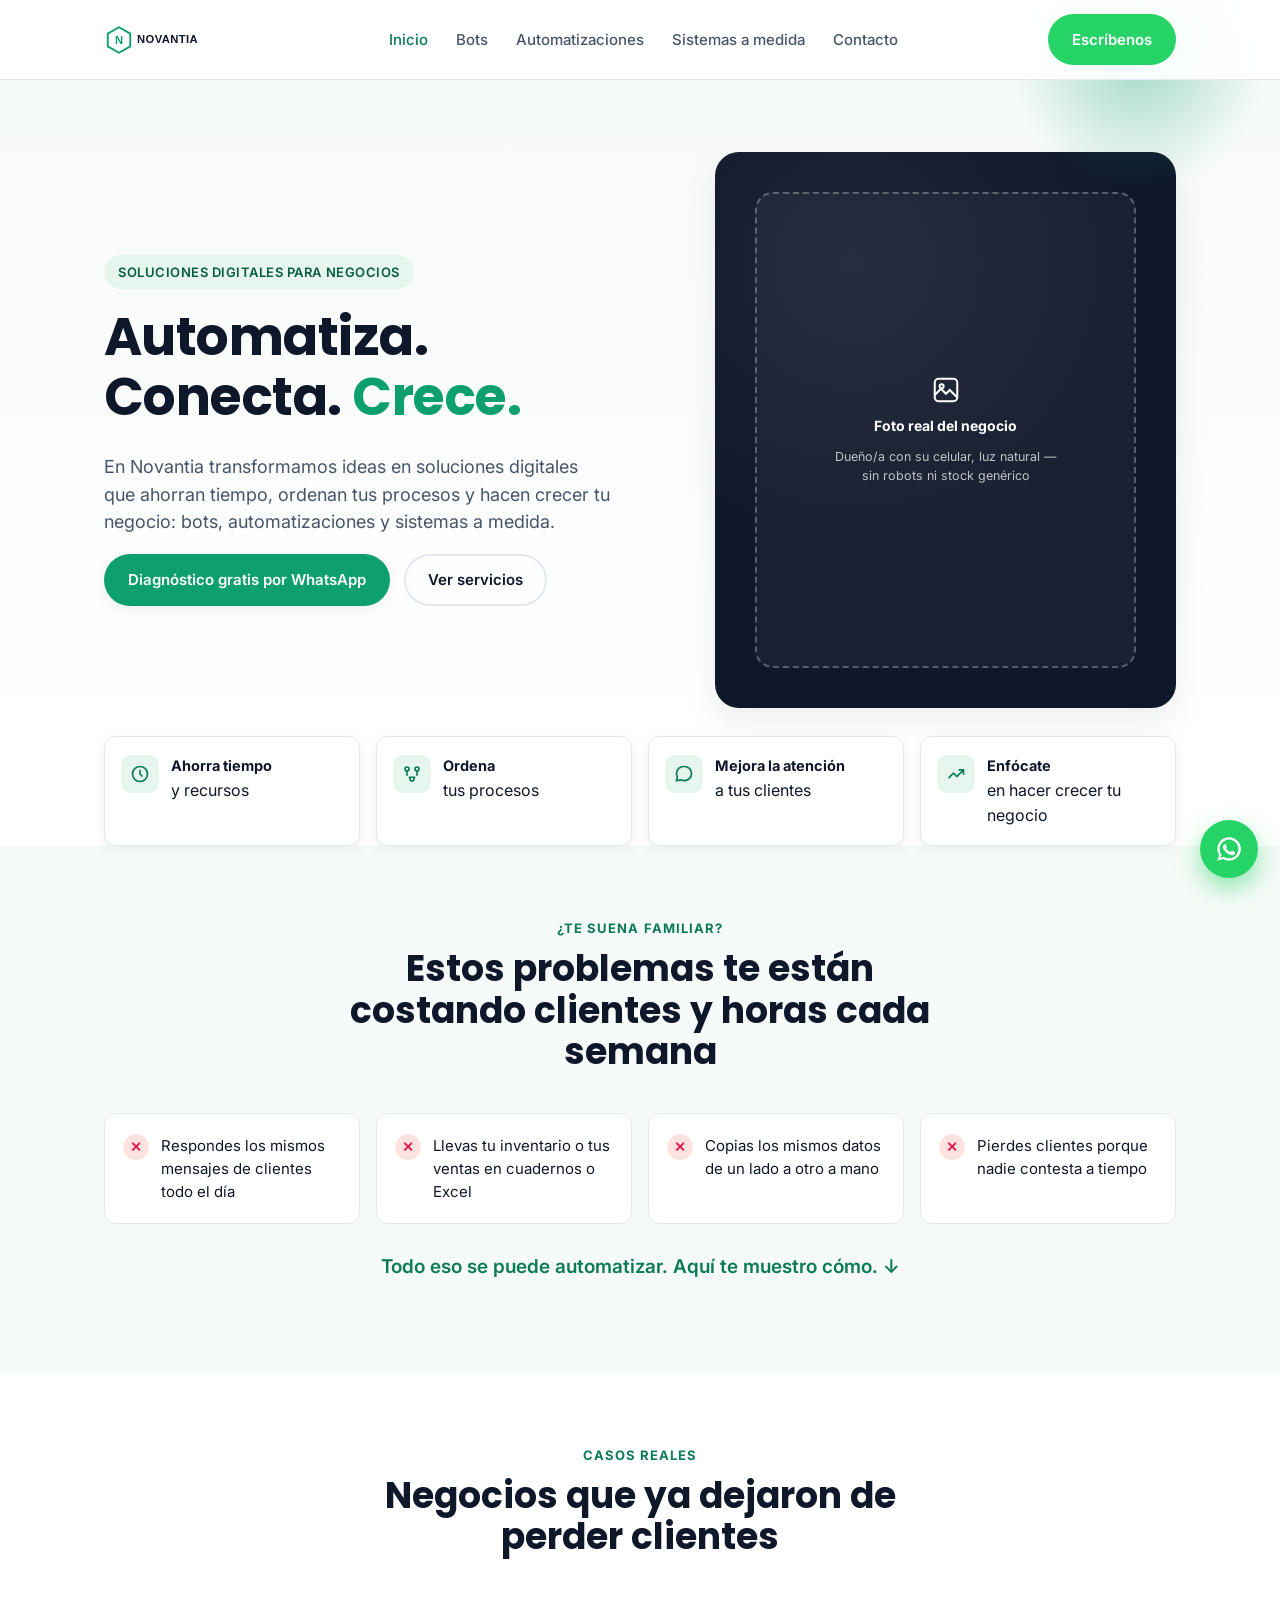
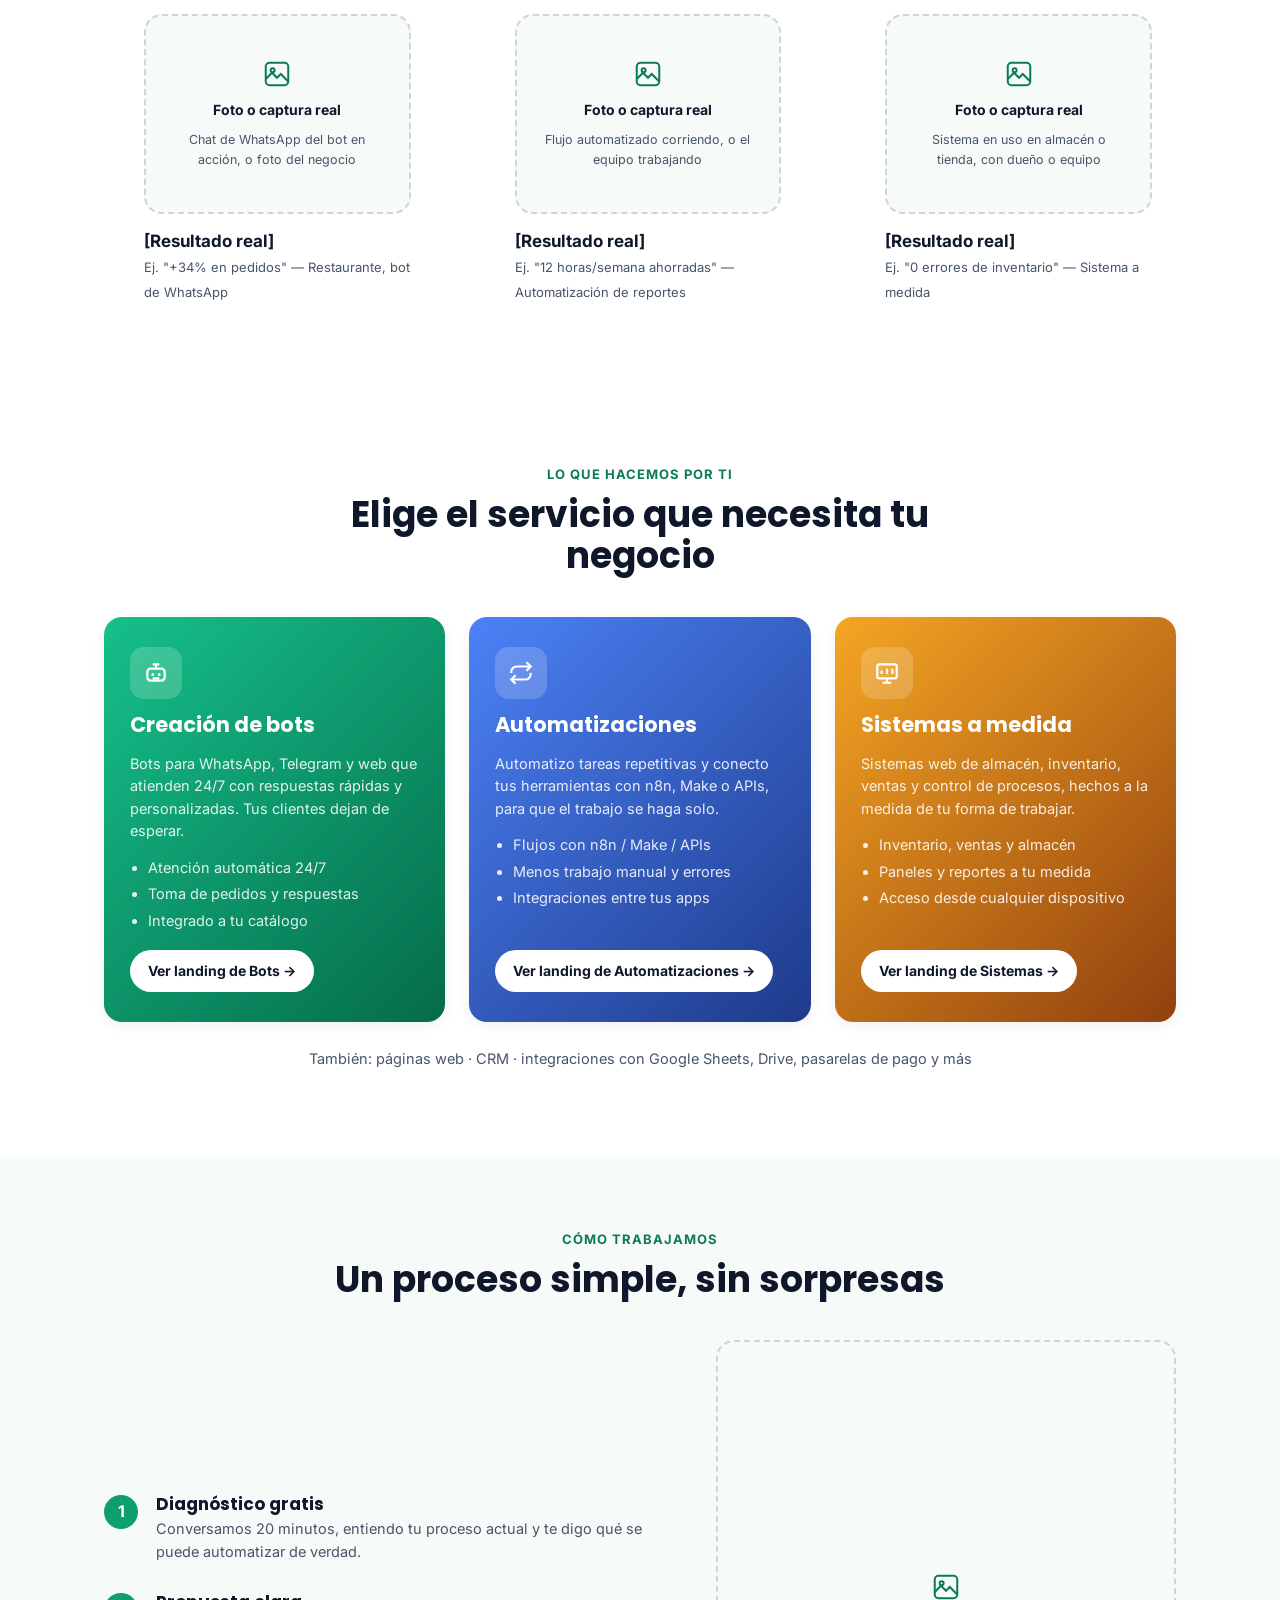
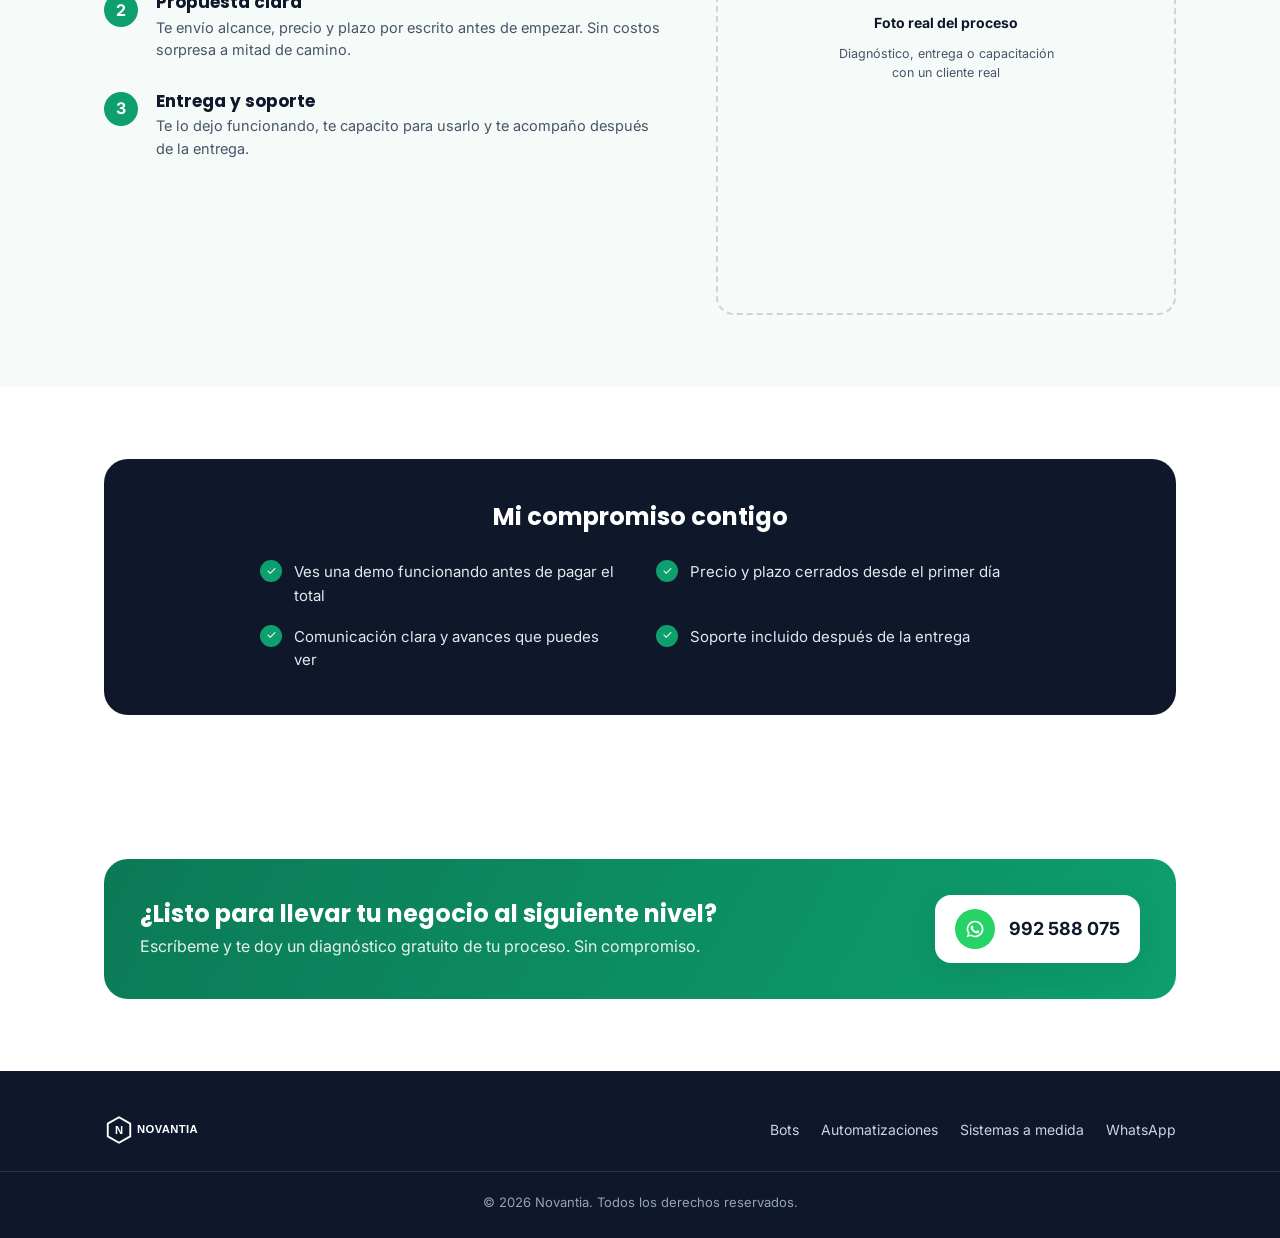
<file: index.html>
<!doctype html>
<html lang="es">
<head>
<meta charset="UTF-8">
<meta name="viewport" content="width=device-width, initial-scale=1.0">
<title>Novantia — Automatiza, conecta y haz crecer tu negocio</title>
<meta name="description" content="Novantia crea bots, automatizaciones y sistemas a medida para que tu negocio ahorre tiempo, ordene sus procesos y crezca. Diagnóstico gratis por WhatsApp.">
<link rel="icon" href="assets/img/favicon.svg" type="image/svg+xml">
<link rel="preconnect" href="https://fonts.googleapis.com">
<link href="https://fonts.googleapis.com/css2?family=Poppins:wght@600;700&family=Inter:wght@400;500;600;700&display=swap" rel="stylesheet">
<link rel="stylesheet" href="assets/css/style.css?v=5">
</head>
<body>

<header class="site-header">
  <div class="wrap">
    <a href="index.html" class="logo"><img src="assets/img/logo.svg" alt="Novantia"></a>
    <nav class="main-nav">
      <a href="index.html" class="active">Inicio</a>
      <a href="servicios/bots.html">Bots</a>
      <a href="servicios/automatizaciones.html">Automatizaciones</a>
      <a href="servicios/sistemas.html">Sistemas a medida</a>
      <a href="#contacto">Contacto</a>
    </nav>
    <a class="btn btn-whatsapp" href="https://wa.me/51992588075?text=Hola%20Novantia%2C%20quiero%20un%20diagn%C3%B3stico%20gratis%20para%20mi%20negocio" target="_blank" rel="noopener">Escríbenos</a>
  </div>
</header>

<section class="hero">
  <div class="wrap">
    <div>
      <span class="eyebrow">Soluciones digitales para negocios</span>
      <h1>Automatiza. Conecta. <span class="accent">Crece.</span></h1>
      <p class="lead">En Novantia transformamos ideas en soluciones digitales que ahorran tiempo, ordenan tus procesos y hacen crecer tu negocio: bots, automatizaciones y sistemas a medida.</p>
      <div class="hero-actions">
        <a class="btn btn-primary" href="https://wa.me/51992588075?text=Hola%20Novantia%2C%20quiero%20un%20diagn%C3%B3stico%20gratis%20para%20mi%20negocio" target="_blank" rel="noopener">Diagnóstico gratis por WhatsApp</a>
        <a class="btn btn-outline" href="#servicios">Ver servicios</a>
      </div>
    </div>
    <div class="hero-art">
      <!-- FOTO REAL AQUÍ — reemplazar este .image-slot por:
           <div class="hero-image"><img src="assets/img/home/hero-negocio.jpg" alt="Dueño/a de un negocio revisando en su celular los pedidos que su bot de Novantia responde solo" width="620" height="775" loading="eager"></div>
           Spec: retrato 4:5 (~1200×1500px), jpg/webp optimizado, <200kb.
           Brief: dueño/a de un negocio real (tienda, restaurante, delivery) con su
           celular en mano, expresión de alivio/satisfacción genuina, luz natural,
           ambiente auténtico. Evitar: robots 3D, renders de IA, stock genérico. -->
      <div class="image-slot" style="aspect-ratio:4/5">
        <svg class="image-slot-ico" width="30" height="30" viewBox="0 0 24 24" fill="none" stroke="currentColor" stroke-width="1.6"><rect x="3" y="3" width="18" height="18" rx="3"/><circle cx="8.5" cy="9" r="1.6"/><path d="m3 16 5-5 4 4 3-3 6 6"/></svg>
        <strong>Foto real del negocio</strong>
        <span>Dueño/a con su celular, luz natural — sin robots ni stock genérico</span>
      </div>
    </div>
  </div>
</section>

<div class="wrap">
  <div class="benefits">
    <div class="benefit-card">
      <span class="ico">
        <svg width="20" height="20" viewBox="0 0 24 24" fill="none" stroke="currentColor" stroke-width="2"><circle cx="12" cy="12" r="9"/><path d="M12 7v5l3 3"/></svg>
      </span>
      <div><strong>Ahorra tiempo</strong><span>y recursos</span></div>
    </div>
    <div class="benefit-card">
      <span class="ico">
        <svg width="20" height="20" viewBox="0 0 24 24" fill="none" stroke="currentColor" stroke-width="2"><circle cx="6" cy="6" r="2.4"/><circle cx="18" cy="6" r="2.4"/><circle cx="12" cy="18" r="2.4"/><path d="M6 8.4V14M18 8.4V14M8.2 15.4 10 17M15.8 15.4 14 17"/></svg>
      </span>
      <div><strong>Ordena</strong><span>tus procesos</span></div>
    </div>
    <div class="benefit-card">
      <span class="ico">
        <svg width="20" height="20" viewBox="0 0 24 24" fill="none" stroke="currentColor" stroke-width="2"><path d="M21 11.5a8.38 8.38 0 0 1-8.5 8.5 8.5 8.5 0 0 1-4-1L3 20l1-4.5a8.38 8.38 0 0 1-1-4A8.5 8.5 0 0 1 12 3a8.38 8.38 0 0 1 9 8.5Z"/></svg>
      </span>
      <div><strong>Mejora la atención</strong><span>a tus clientes</span></div>
    </div>
    <div class="benefit-card">
      <span class="ico">
        <svg width="20" height="20" viewBox="0 0 24 24" fill="none" stroke="currentColor" stroke-width="2"><path d="M3 17 9 11 13 15 21 7"/><path d="M15 7h6v6"/></svg>
      </span>
      <div><strong>Enfócate</strong><span>en hacer crecer tu negocio</span></div>
    </div>
  </div>
</div>

<section class="section-alt">
  <div class="wrap">
    <div class="section-head">
      <span class="kicker">¿Te suena familiar?</span>
      <h2>Estos problemas te están costando clientes y horas cada semana</h2>
    </div>
    <div class="pain-grid">
      <div class="pain-card"><span class="x">✕</span><p>Respondes los mismos mensajes de clientes todo el día</p></div>
      <div class="pain-card"><span class="x">✕</span><p>Llevas tu inventario o tus ventas en cuadernos o Excel</p></div>
      <div class="pain-card"><span class="x">✕</span><p>Copias los mismos datos de un lado a otro a mano</p></div>
      <div class="pain-card"><span class="x">✕</span><p>Pierdes clientes porque nadie contesta a tiempo</p></div>
    </div>
    <p class="pain-resolve">Todo eso se puede automatizar. Aquí te muestro cómo. ↓</p>
  </div>
</section>

<section>
  <div class="wrap">
    <div class="section-head">
      <span class="kicker">Casos reales</span>
      <h2>Negocios que ya dejaron de perder clientes</h2>
    </div>
    <div class="proof-grid">
      <figure class="proof-item">
        <!-- FOTO/CAPTURA REAL: chat de WhatsApp de un cliente real usando el bot, o foto del local -->
        <div class="image-slot" style="aspect-ratio:4/3">
          <svg class="image-slot-ico" width="26" height="26" viewBox="0 0 24 24" fill="none" stroke="currentColor" stroke-width="1.6"><rect x="3" y="3" width="18" height="18" rx="3"/><circle cx="8.5" cy="9" r="1.6"/><path d="m3 16 5-5 4 4 3-3 6 6"/></svg>
          <strong>Foto o captura real</strong>
          <span>Chat de WhatsApp del bot en acción, o foto del negocio</span>
        </div>
        <figcaption><strong>[Resultado real]</strong><span>Ej. "+34% en pedidos" — Restaurante, bot de WhatsApp</span></figcaption>
      </figure>
      <figure class="proof-item">
        <!-- FOTO/CAPTURA REAL: flujo automatizado corriendo, o foto del equipo trabajando -->
        <div class="image-slot" style="aspect-ratio:4/3">
          <svg class="image-slot-ico" width="26" height="26" viewBox="0 0 24 24" fill="none" stroke="currentColor" stroke-width="1.6"><rect x="3" y="3" width="18" height="18" rx="3"/><circle cx="8.5" cy="9" r="1.6"/><path d="m3 16 5-5 4 4 3-3 6 6"/></svg>
          <strong>Foto o captura real</strong>
          <span>Flujo automatizado corriendo, o el equipo trabajando</span>
        </div>
        <figcaption><strong>[Resultado real]</strong><span>Ej. "12 horas/semana ahorradas" — Automatización de reportes</span></figcaption>
      </figure>
      <figure class="proof-item">
        <!-- FOTO/CAPTURA REAL: sistema en uso en almacén o tienda, con dueño/equipo -->
        <div class="image-slot" style="aspect-ratio:4/3">
          <svg class="image-slot-ico" width="26" height="26" viewBox="0 0 24 24" fill="none" stroke="currentColor" stroke-width="1.6"><rect x="3" y="3" width="18" height="18" rx="3"/><circle cx="8.5" cy="9" r="1.6"/><path d="m3 16 5-5 4 4 3-3 6 6"/></svg>
          <strong>Foto o captura real</strong>
          <span>Sistema en uso en almacén o tienda, con dueño o equipo</span>
        </div>
        <figcaption><strong>[Resultado real]</strong><span>Ej. "0 errores de inventario" — Sistema a medida</span></figcaption>
      </figure>
    </div>
  </div>
</section>

<section id="servicios">
  <div class="wrap">
    <div class="section-head">
      <span class="kicker">Lo que hacemos por ti</span>
      <h2>Elige el servicio que necesita tu negocio</h2>
    </div>
    <div class="service-grid">
      <a class="service-tile c-bots" href="servicios/bots.html">
        <span class="ico-badge">
          <svg width="26" height="26" viewBox="0 0 24 24" fill="none" stroke="#fff" stroke-width="2"><rect x="4" y="8" width="16" height="11" rx="3"/><path d="M12 8V4M9 4h6"/><circle cx="9" cy="13.5" r="1.2" fill="#fff" stroke="none"/><circle cx="15" cy="13.5" r="1.2" fill="#fff" stroke="none"/><path d="M9 17h6"/></svg>
        </span>
        <h3>Creación de bots</h3>
        <p>Bots para WhatsApp, Telegram y web que atienden 24/7 con respuestas rápidas y personalizadas. Tus clientes dejan de esperar.</p>
        <ul>
          <li>Atención automática 24/7</li>
          <li>Toma de pedidos y respuestas</li>
          <li>Integrado a tu catálogo</li>
        </ul>
        <span class="go-btn">Ver landing de Bots →</span>
      </a>
      <a class="service-tile c-automations" href="servicios/automatizaciones.html">
        <span class="ico-badge">
          <svg width="26" height="26" viewBox="0 0 24 24" fill="none" stroke="#fff" stroke-width="2"><path d="M17 2 21 6 17 10"/><path d="M3 12v-1a5 5 0 0 1 5-5h13"/><path d="M7 22 3 18 7 14"/><path d="M21 12v1a5 5 0 0 1-5 5H3"/></svg>
        </span>
        <h3>Automatizaciones</h3>
        <p>Automatizo tareas repetitivas y conecto tus herramientas con n8n, Make o APIs, para que el trabajo se haga solo.</p>
        <ul>
          <li>Flujos con n8n / Make / APIs</li>
          <li>Menos trabajo manual y errores</li>
          <li>Integraciones entre tus apps</li>
        </ul>
        <span class="go-btn">Ver landing de Automatizaciones →</span>
      </a>
      <a class="service-tile c-systems" href="servicios/sistemas.html">
        <span class="ico-badge">
          <svg width="26" height="26" viewBox="0 0 24 24" fill="none" stroke="#fff" stroke-width="2"><rect x="3" y="4" width="18" height="13" rx="2"/><path d="M8 21h8M12 17v4"/><path d="M7 13v-3M12 13V8M17 13v-5"/></svg>
        </span>
        <h3>Sistemas a medida</h3>
        <p>Sistemas web de almacén, inventario, ventas y control de procesos, hechos a la medida de tu forma de trabajar.</p>
        <ul>
          <li>Inventario, ventas y almacén</li>
          <li>Paneles y reportes a tu medida</li>
          <li>Acceso desde cualquier dispositivo</li>
        </ul>
        <span class="go-btn">Ver landing de Sistemas →</span>
      </a>
    </div>
    <p class="also-line">También: páginas web · CRM · integraciones con Google Sheets, Drive, pasarelas de pago y más</p>
  </div>
</section>

<section class="section-alt">
  <div class="wrap">
    <div class="section-head">
      <span class="kicker">Cómo trabajamos</span>
      <h2>Un proceso simple, sin sorpresas</h2>
    </div>
    <div class="steps-photo">
      <ol class="steps-list">
        <li>
          <div class="step-num">1</div>
          <div><h3>Diagnóstico gratis</h3><p>Conversamos 20 minutos, entiendo tu proceso actual y te digo qué se puede automatizar de verdad.</p></div>
        </li>
        <li>
          <div class="step-num">2</div>
          <div><h3>Propuesta clara</h3><p>Te envío alcance, precio y plazo por escrito antes de empezar. Sin costos sorpresa a mitad de camino.</p></div>
        </li>
        <li>
          <div class="step-num">3</div>
          <div><h3>Entrega y soporte</h3><p>Te lo dejo funcionando, te capacito para usarlo y te acompaño después de la entrega.</p></div>
        </li>
      </ol>
      <!-- FOTO REAL AQUÍ: reunión de diagnóstico (videollamada) o capacitación con un cliente real.
           Spec: retrato 4:5 (~1000×1250px). -->
      <div class="image-slot" style="aspect-ratio:4/5">
        <svg class="image-slot-ico" width="28" height="28" viewBox="0 0 24 24" fill="none" stroke="currentColor" stroke-width="1.6"><rect x="3" y="3" width="18" height="18" rx="3"/><circle cx="8.5" cy="9" r="1.6"/><path d="m3 16 5-5 4 4 3-3 6 6"/></svg>
        <strong>Foto real del proceso</strong>
        <span>Diagnóstico, entrega o capacitación con un cliente real</span>
      </div>
    </div>
  </div>
</section>

<section>
  <div class="wrap">
    <div class="commit-box">
      <h2>Mi compromiso contigo</h2>
      <div class="commit-grid">
        <div class="commit-item"><span class="check">✓</span>Ves una demo funcionando antes de pagar el total</div>
        <div class="commit-item"><span class="check">✓</span>Precio y plazo cerrados desde el primer día</div>
        <div class="commit-item"><span class="check">✓</span>Comunicación clara y avances que puedes ver</div>
        <div class="commit-item"><span class="check">✓</span>Soporte incluido después de la entrega</div>
      </div>
    </div>
  </div>
</section>

<section id="contacto">
  <div class="wrap">
    <div class="cta-band">
      <div>
        <h2>¿Listo para llevar tu negocio al siguiente nivel?</h2>
        <p>Escríbeme y te doy un diagnóstico gratuito de tu proceso. Sin compromiso.</p>
      </div>
      <a class="cta-whatsapp-card" href="https://wa.me/51992588075?text=Hola%20Novantia%2C%20quiero%20un%20diagn%C3%B3stico%20gratis%20para%20mi%20negocio" target="_blank" rel="noopener">
        <span class="wa-ico">
          <svg width="20" height="20" viewBox="0 0 24 24" fill="currentColor"><path d="M12 2a10 10 0 0 0-8.5 15.2L2 22l4.9-1.5A10 10 0 1 0 12 2Zm0 18a8 8 0 0 1-4.1-1.1l-.3-.2-2.9.9.9-2.8-.2-.3A8 8 0 1 1 12 20Zm4.4-5.8c-.2-.1-1.4-.7-1.6-.8-.2-.1-.4-.1-.5.1-.2.2-.6.8-.8 1-.1.1-.3.2-.5.1-.7-.3-1.4-.7-2-1.3-.5-.5-1-1.1-1.4-1.7-.1-.2 0-.4.1-.5l.4-.5c.1-.2.1-.3 0-.5-.1-.1-.5-1.3-.7-1.8-.2-.4-.4-.4-.5-.4h-.5c-.2 0-.5.1-.7.3-.7.7-1 1.5-.9 2.4.1 1.1.9 2.2 1 2.3 1.2 1.9 2.6 3.1 4.5 3.9.6.2 1.1.4 1.6.5.6.2 1.2.1 1.6-.1.5-.2 1.4-.9 1.6-1.4.2-.5.2-1 .1-1.1-.1-.1-.2-.1-.4-.2Z"/></svg>
        </span>
        992 588 075
      </a>
    </div>
  </div>
</section>

<footer>
  <div class="wrap">
    <a href="index.html" class="logo"><img src="assets/img/logo.svg" alt="Novantia"></a>
    <div class="foot-links">
      <a href="servicios/bots.html">Bots</a>
      <a href="servicios/automatizaciones.html">Automatizaciones</a>
      <a href="servicios/sistemas.html">Sistemas a medida</a>
      <a href="https://wa.me/51992588075" target="_blank" rel="noopener">WhatsApp</a>
    </div>
  </div>
  <div class="foot-bottom">© 2026 Novantia. Todos los derechos reservados.</div>
</footer>

<a class="wa-float" href="https://wa.me/51992588075?text=Hola%20Novantia%2C%20quiero%20un%20diagn%C3%B3stico%20gratis%20para%20mi%20negocio" target="_blank" rel="noopener" aria-label="Escríbenos por WhatsApp">
  <svg width="28" height="28" viewBox="0 0 24 24" fill="currentColor"><path d="M12 2a10 10 0 0 0-8.5 15.2L2 22l4.9-1.5A10 10 0 1 0 12 2Zm0 18a8 8 0 0 1-4.1-1.1l-.3-.2-2.9.9.9-2.8-.2-.3A8 8 0 1 1 12 20Zm4.4-5.8c-.2-.1-1.4-.7-1.6-.8-.2-.1-.4-.1-.5.1-.2.2-.6.8-.8 1-.1.1-.3.2-.5.1-.7-.3-1.4-.7-2-1.3-.5-.5-1-1.1-1.4-1.7-.1-.2 0-.4.1-.5l.4-.5c.1-.2.1-.3 0-.5-.1-.1-.5-1.3-.7-1.8-.2-.4-.4-.4-.5-.4h-.5c-.2 0-.5.1-.7.3-.7.7-1 1.5-.9 2.4.1 1.1.9 2.2 1 2.3 1.2 1.9 2.6 3.1 4.5 3.9.6.2 1.1.4 1.6.5.6.2 1.2.1 1.6-.1.5-.2 1.4-.9 1.6-1.4.2-.5.2-1 .1-1.1-.1-.1-.2-.1-.4-.2Z"/></svg>
</a>

</body>
</html>
</file>
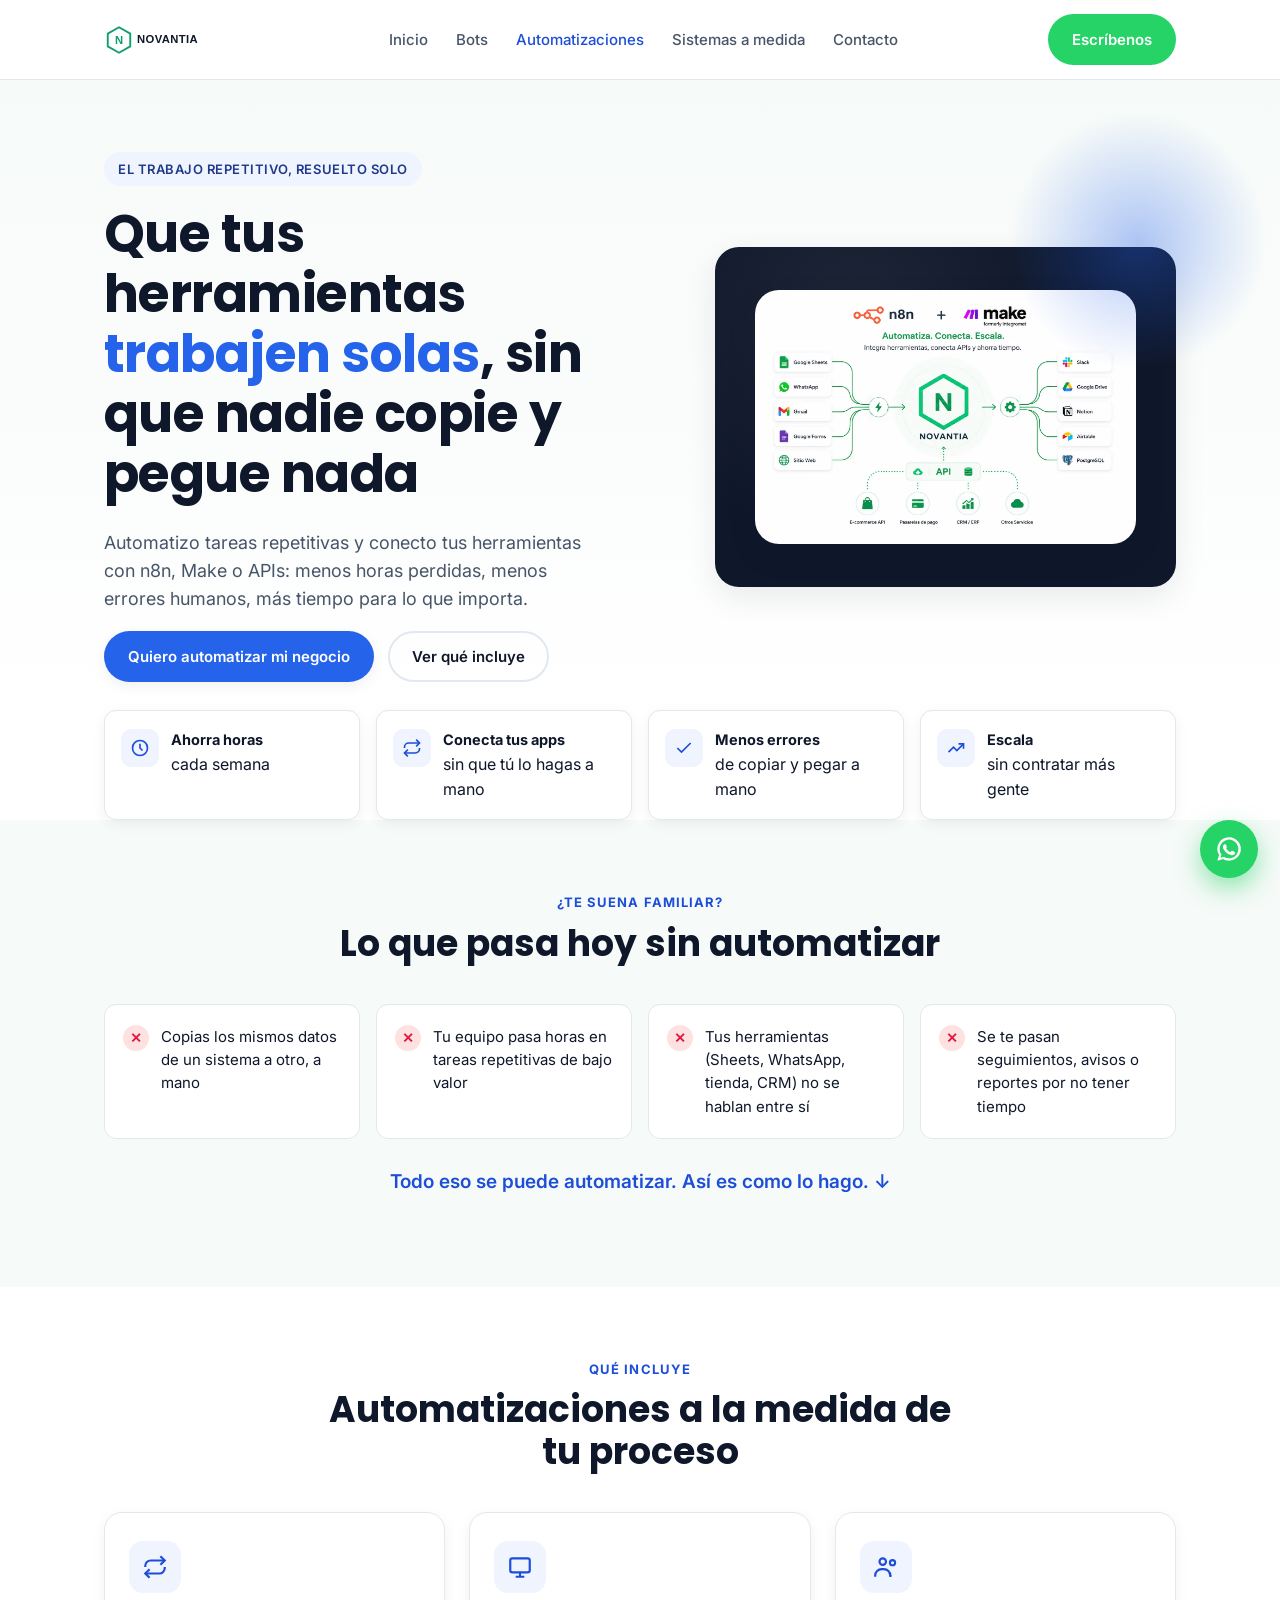
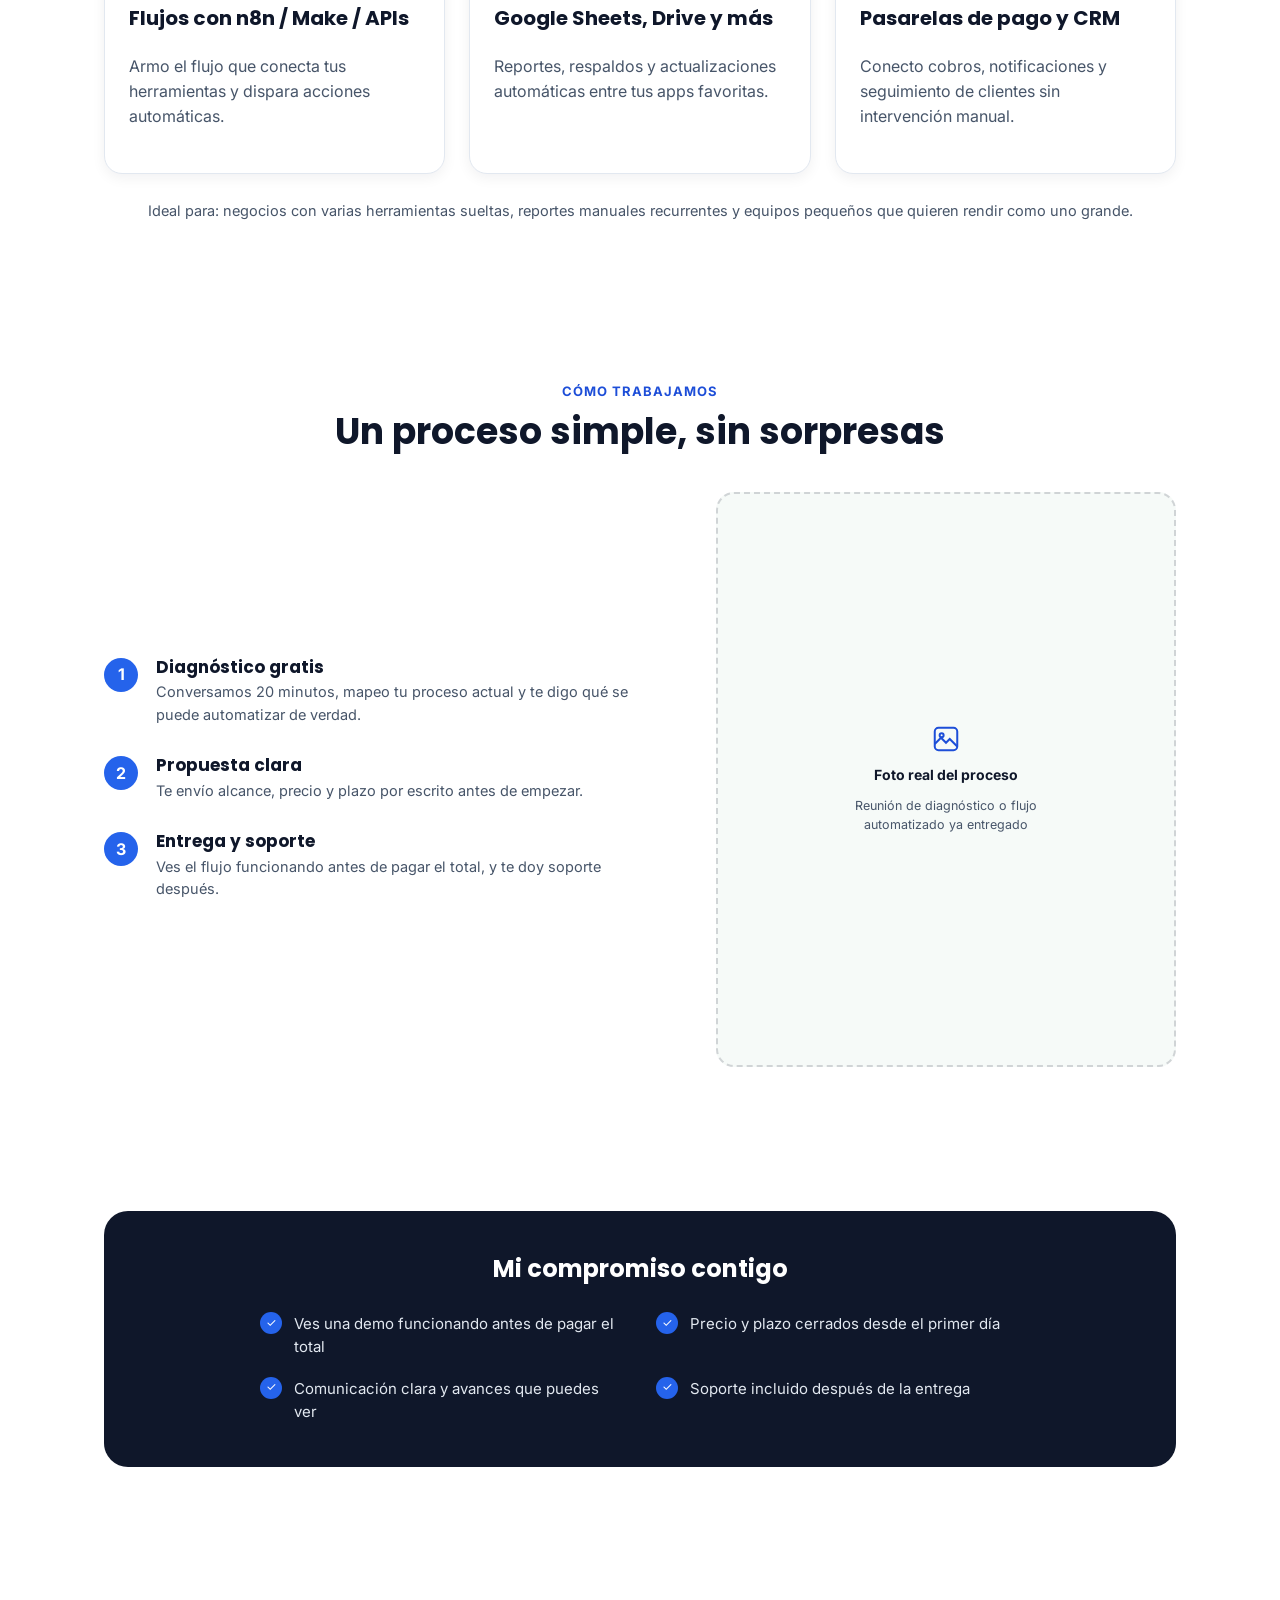
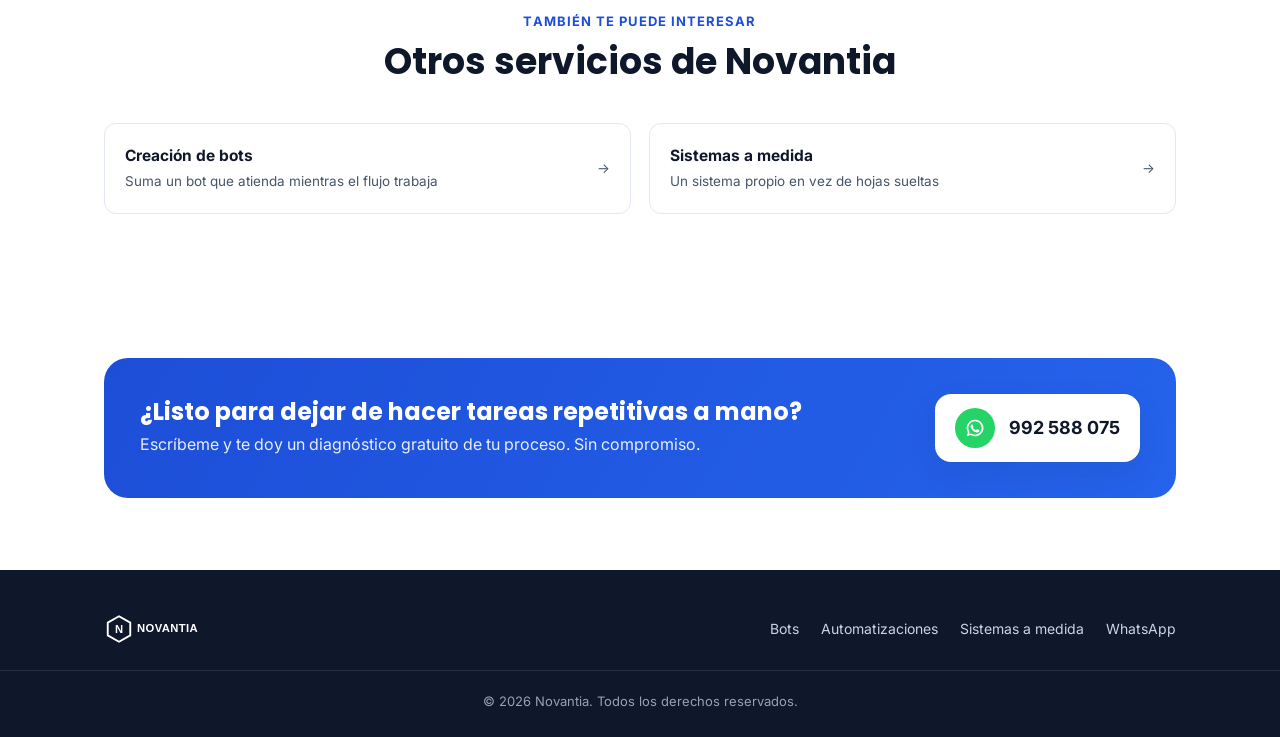
<file: servicios/automatizaciones.html>
<!doctype html>
<html lang="es">
<head>
<meta charset="UTF-8">
<meta name="viewport" content="width=device-width, initial-scale=1.0">
<title>Automatización de procesos con n8n, Make y APIs | Novantia</title>
<meta name="description" content="Automatizo tareas repetitivas y conecto tus herramientas con n8n, Make o APIs para que el trabajo se haga solo. Diagnóstico gratis con Novantia.">
<link rel="icon" href="../assets/img/favicon.svg" type="image/svg+xml">
<link rel="preconnect" href="https://fonts.googleapis.com">
<link href="https://fonts.googleapis.com/css2?family=Poppins:wght@600;700&family=Inter:wght@400;500;600;700&display=swap" rel="stylesheet">
<link rel="stylesheet" href="../assets/css/style.css?v=5">
</head>
<body class="theme-blue">

<header class="site-header">
  <div class="wrap">
    <a href="../index.html" class="logo"><img src="../assets/img/logo.svg" alt="Novantia"></a>
    <nav class="main-nav">
      <a href="../index.html">Inicio</a>
      <a href="bots.html">Bots</a>
      <a href="automatizaciones.html" class="active">Automatizaciones</a>
      <a href="sistemas.html">Sistemas a medida</a>
      <a href="../index.html#contacto">Contacto</a>
    </nav>
    <a class="btn btn-whatsapp" href="https://wa.me/51992588075?text=Hola%20Novantia%2C%20quiero%20automatizar%20procesos%20de%20mi%20negocio" target="_blank" rel="noopener">Escríbenos</a>
  </div>
</header>

<section class="hero">
  <div class="wrap">
    <div>
      <span class="eyebrow">El trabajo repetitivo, resuelto solo</span>
      <h1>Que tus herramientas <span class="accent">trabajen solas</span>, sin que nadie copie y pegue nada</h1>
      <p class="lead">Automatizo tareas repetitivas y conecto tus herramientas con n8n, Make o APIs: menos horas perdidas, menos errores humanos, más tiempo para lo que importa.</p>
      <div class="hero-actions">
        <a class="btn btn-primary" href="https://wa.me/51992588075?text=Hola%20Novantia%2C%20quiero%20automatizar%20procesos%20de%20mi%20negocio" target="_blank" rel="noopener">Quiero automatizar mi negocio</a>
        <a class="btn btn-outline" href="#incluye">Ver qué incluye</a>
      </div>
    </div>
    <div class="hero-art">
      <div class="hero-image">
        <img src="../assets/img/hero/automatizaciones-diagrama.webp" alt="Diagrama de integraciones de Novantia: Google Sheets, WhatsApp, Gmail, Google Forms y tu sitio web conectados a Slack, Google Drive, Notion, Airtable y bases de datos, más una capa de API para e-commerce, pasarelas de pago y CRM/ERP" width="1400" height="933" loading="eager">
      </div>
    </div>
  </div>
</section>

<div class="wrap">
  <div class="benefits">
    <div class="benefit-card">
      <span class="ico"><svg width="20" height="20" viewBox="0 0 24 24" fill="none" stroke="currentColor" stroke-width="2"><circle cx="12" cy="12" r="9"/><path d="M12 7v5l3 3"/></svg></span>
      <div><strong>Ahorra horas</strong><span>cada semana</span></div>
    </div>
    <div class="benefit-card">
      <span class="ico"><svg width="20" height="20" viewBox="0 0 24 24" fill="none" stroke="currentColor" stroke-width="2"><path d="M17 2 21 6 17 10"/><path d="M3 12v-1a5 5 0 0 1 5-5h13"/><path d="M7 22 3 18 7 14"/><path d="M21 12v1a5 5 0 0 1-5 5H3"/></svg></span>
      <div><strong>Conecta tus apps</strong><span>sin que tú lo hagas a mano</span></div>
    </div>
    <div class="benefit-card">
      <span class="ico"><svg width="20" height="20" viewBox="0 0 24 24" fill="none" stroke="currentColor" stroke-width="2"><path d="M20 6 9 17l-5-5"/></svg></span>
      <div><strong>Menos errores</strong><span>de copiar y pegar a mano</span></div>
    </div>
    <div class="benefit-card">
      <span class="ico"><svg width="20" height="20" viewBox="0 0 24 24" fill="none" stroke="currentColor" stroke-width="2"><path d="M3 17 9 11 13 15 21 7"/><path d="M15 7h6v6"/></svg></span>
      <div><strong>Escala</strong><span>sin contratar más gente</span></div>
    </div>
  </div>
</div>

<section class="section-alt">
  <div class="wrap">
    <div class="section-head">
      <span class="kicker">¿Te suena familiar?</span>
      <h2>Lo que pasa hoy sin automatizar</h2>
    </div>
    <div class="pain-grid">
      <div class="pain-card"><span class="x">✕</span><p>Copias los mismos datos de un sistema a otro, a mano</p></div>
      <div class="pain-card"><span class="x">✕</span><p>Tu equipo pasa horas en tareas repetitivas de bajo valor</p></div>
      <div class="pain-card"><span class="x">✕</span><p>Tus herramientas (Sheets, WhatsApp, tienda, CRM) no se hablan entre sí</p></div>
      <div class="pain-card"><span class="x">✕</span><p>Se te pasan seguimientos, avisos o reportes por no tener tiempo</p></div>
    </div>
    <p class="pain-resolve">Todo eso se puede automatizar. Así es como lo hago. ↓</p>
  </div>
</section>

<section id="incluye">
  <div class="wrap">
    <div class="section-head">
      <span class="kicker">Qué incluye</span>
      <h2>Automatizaciones a la medida de tu proceso</h2>
    </div>
    <div class="service-grid">
      <div class="service-card">
        <span class="ico"><svg width="26" height="26" viewBox="0 0 24 24" fill="none" stroke="currentColor" stroke-width="2"><path d="M17 2 21 6 17 10"/><path d="M3 12v-1a5 5 0 0 1 5-5h13"/><path d="M7 22 3 18 7 14"/><path d="M21 12v1a5 5 0 0 1-5 5H3"/></svg></span>
        <h3>Flujos con n8n / Make / APIs</h3>
        <p>Armo el flujo que conecta tus herramientas y dispara acciones automáticas.</p>
      </div>
      <div class="service-card">
        <span class="ico"><svg width="26" height="26" viewBox="0 0 24 24" fill="none" stroke="currentColor" stroke-width="2"><rect x="3" y="4" width="18" height="13" rx="2"/><path d="M8 21h8M12 17v4"/></svg></span>
        <h3>Google Sheets, Drive y más</h3>
        <p>Reportes, respaldos y actualizaciones automáticas entre tus apps favoritas.</p>
      </div>
      <div class="service-card">
        <span class="ico"><svg width="26" height="26" viewBox="0 0 24 24" fill="none" stroke="currentColor" stroke-width="2"><circle cx="9" cy="7" r="3"/><path d="M2 21v-1a6 6 0 0 1 6-6h2a6 6 0 0 1 6 6v1"/><circle cx="18" cy="8" r="2.4"/><path d="M16 21v-1a4.2 4.2 0 0 0-1-2.7"/></svg></span>
        <h3>Pasarelas de pago y CRM</h3>
        <p>Conecto cobros, notificaciones y seguimiento de clientes sin intervención manual.</p>
      </div>
    </div>
    <p class="also-line">Ideal para: negocios con varias herramientas sueltas, reportes manuales recurrentes y equipos pequeños que quieren rendir como uno grande.</p>
  </div>
</section>


<section>
  <div class="wrap">
    <div class="section-head">
      <span class="kicker">Cómo trabajamos</span>
      <h2>Un proceso simple, sin sorpresas</h2>
    </div>
    <div class="steps-photo">
      <ol class="steps-list">
        <li>
          <div class="step-num">1</div>
          <div><h3>Diagnóstico gratis</h3><p>Conversamos 20 minutos, mapeo tu proceso actual y te digo qué se puede automatizar de verdad.</p></div>
        </li>
        <li>
          <div class="step-num">2</div>
          <div><h3>Propuesta clara</h3><p>Te envío alcance, precio y plazo por escrito antes de empezar.</p></div>
        </li>
        <li>
          <div class="step-num">3</div>
          <div><h3>Entrega y soporte</h3><p>Ves el flujo funcionando antes de pagar el total, y te doy soporte después.</p></div>
        </li>
      </ol>
      <!-- FOTO REAL AQUÍ: reunión de diagnóstico, o pantalla real de un flujo ya entregado.
           Spec: retrato 4:5 (~1000×1250px). -->
      <div class="image-slot" style="aspect-ratio:4/5">
        <svg class="image-slot-ico" width="28" height="28" viewBox="0 0 24 24" fill="none" stroke="currentColor" stroke-width="1.6"><rect x="3" y="3" width="18" height="18" rx="3"/><circle cx="8.5" cy="9" r="1.6"/><path d="m3 16 5-5 4 4 3-3 6 6"/></svg>
        <strong>Foto real del proceso</strong>
        <span>Reunión de diagnóstico o flujo automatizado ya entregado</span>
      </div>
    </div>
  </div>
</section>

<section>
  <div class="wrap">
    <div class="commit-box">
      <h2>Mi compromiso contigo</h2>
      <div class="commit-grid">
        <div class="commit-item"><span class="check">✓</span>Ves una demo funcionando antes de pagar el total</div>
        <div class="commit-item"><span class="check">✓</span>Precio y plazo cerrados desde el primer día</div>
        <div class="commit-item"><span class="check">✓</span>Comunicación clara y avances que puedes ver</div>
        <div class="commit-item"><span class="check">✓</span>Soporte incluido después de la entrega</div>
      </div>
    </div>
  </div>
</section>

<section>
  <div class="wrap">
    <div class="section-head">
      <span class="kicker">También te puede interesar</span>
      <h2>Otros servicios de Novantia</h2>
    </div>
    <div class="related-grid">
      <a class="related-card" href="bots.html">
        <div><strong>Creación de bots</strong><span>Suma un bot que atienda mientras el flujo trabaja</span></div>
        <span>→</span>
      </a>
      <a class="related-card" href="sistemas.html">
        <div><strong>Sistemas a medida</strong><span>Un sistema propio en vez de hojas sueltas</span></div>
        <span>→</span>
      </a>
    </div>
  </div>
</section>

<section id="contacto">
  <div class="wrap">
    <div class="cta-band">
      <div>
        <h2>¿Listo para dejar de hacer tareas repetitivas a mano?</h2>
        <p>Escríbeme y te doy un diagnóstico gratuito de tu proceso. Sin compromiso.</p>
      </div>
      <a class="cta-whatsapp-card" href="https://wa.me/51992588075?text=Hola%20Novantia%2C%20quiero%20automatizar%20procesos%20de%20mi%20negocio" target="_blank" rel="noopener">
        <span class="wa-ico"><svg width="20" height="20" viewBox="0 0 24 24" fill="currentColor"><path d="M12 2a10 10 0 0 0-8.5 15.2L2 22l4.9-1.5A10 10 0 1 0 12 2Zm0 18a8 8 0 0 1-4.1-1.1l-.3-.2-2.9.9.9-2.8-.2-.3A8 8 0 1 1 12 20Zm4.4-5.8c-.2-.1-1.4-.7-1.6-.8-.2-.1-.4-.1-.5.1-.2.2-.6.8-.8 1-.1.1-.3.2-.5.1-.7-.3-1.4-.7-2-1.3-.5-.5-1-1.1-1.4-1.7-.1-.2 0-.4.1-.5l.4-.5c.1-.2.1-.3 0-.5-.1-.1-.5-1.3-.7-1.8-.2-.4-.4-.4-.5-.4h-.5c-.2 0-.5.1-.7.3-.7.7-1 1.5-.9 2.4.1 1.1.9 2.2 1 2.3 1.2 1.9 2.6 3.1 4.5 3.9.6.2 1.1.4 1.6.5.6.2 1.2.1 1.6-.1.5-.2 1.4-.9 1.6-1.4.2-.5.2-1 .1-1.1-.1-.1-.2-.1-.4-.2Z"/></svg></span>
        992 588 075
      </a>
    </div>
  </div>
</section>

<footer>
  <div class="wrap">
    <a href="../index.html" class="logo"><img src="../assets/img/logo.svg" alt="Novantia"></a>
    <div class="foot-links">
      <a href="bots.html">Bots</a>
      <a href="automatizaciones.html">Automatizaciones</a>
      <a href="sistemas.html">Sistemas a medida</a>
      <a href="https://wa.me/51992588075" target="_blank" rel="noopener">WhatsApp</a>
    </div>
  </div>
  <div class="foot-bottom">© 2026 Novantia. Todos los derechos reservados.</div>
</footer>

<a class="wa-float" href="https://wa.me/51992588075?text=Hola%20Novantia%2C%20quiero%20automatizar%20procesos%20de%20mi%20negocio" target="_blank" rel="noopener" aria-label="Escríbenos por WhatsApp">
  <svg width="28" height="28" viewBox="0 0 24 24" fill="currentColor"><path d="M12 2a10 10 0 0 0-8.5 15.2L2 22l4.9-1.5A10 10 0 1 0 12 2Zm0 18a8 8 0 0 1-4.1-1.1l-.3-.2-2.9.9.9-2.8-.2-.3A8 8 0 1 1 12 20Zm4.4-5.8c-.2-.1-1.4-.7-1.6-.8-.2-.1-.4-.1-.5.1-.2.2-.6.8-.8 1-.1.1-.3.2-.5.1-.7-.3-1.4-.7-2-1.3-.5-.5-1-1.1-1.4-1.7-.1-.2 0-.4.1-.5l.4-.5c.1-.2.1-.3 0-.5-.1-.1-.5-1.3-.7-1.8-.2-.4-.4-.4-.5-.4h-.5c-.2 0-.5.1-.7.3-.7.7-1 1.5-.9 2.4.1 1.1.9 2.2 1 2.3 1.2 1.9 2.6 3.1 4.5 3.9.6.2 1.1.4 1.6.5.6.2 1.2.1 1.6-.1.5-.2 1.4-.9 1.6-1.4.2-.5.2-1 .1-1.1-.1-.1-.2-.1-.4-.2Z"/></svg>
</a>

</body>
</html>
</file>
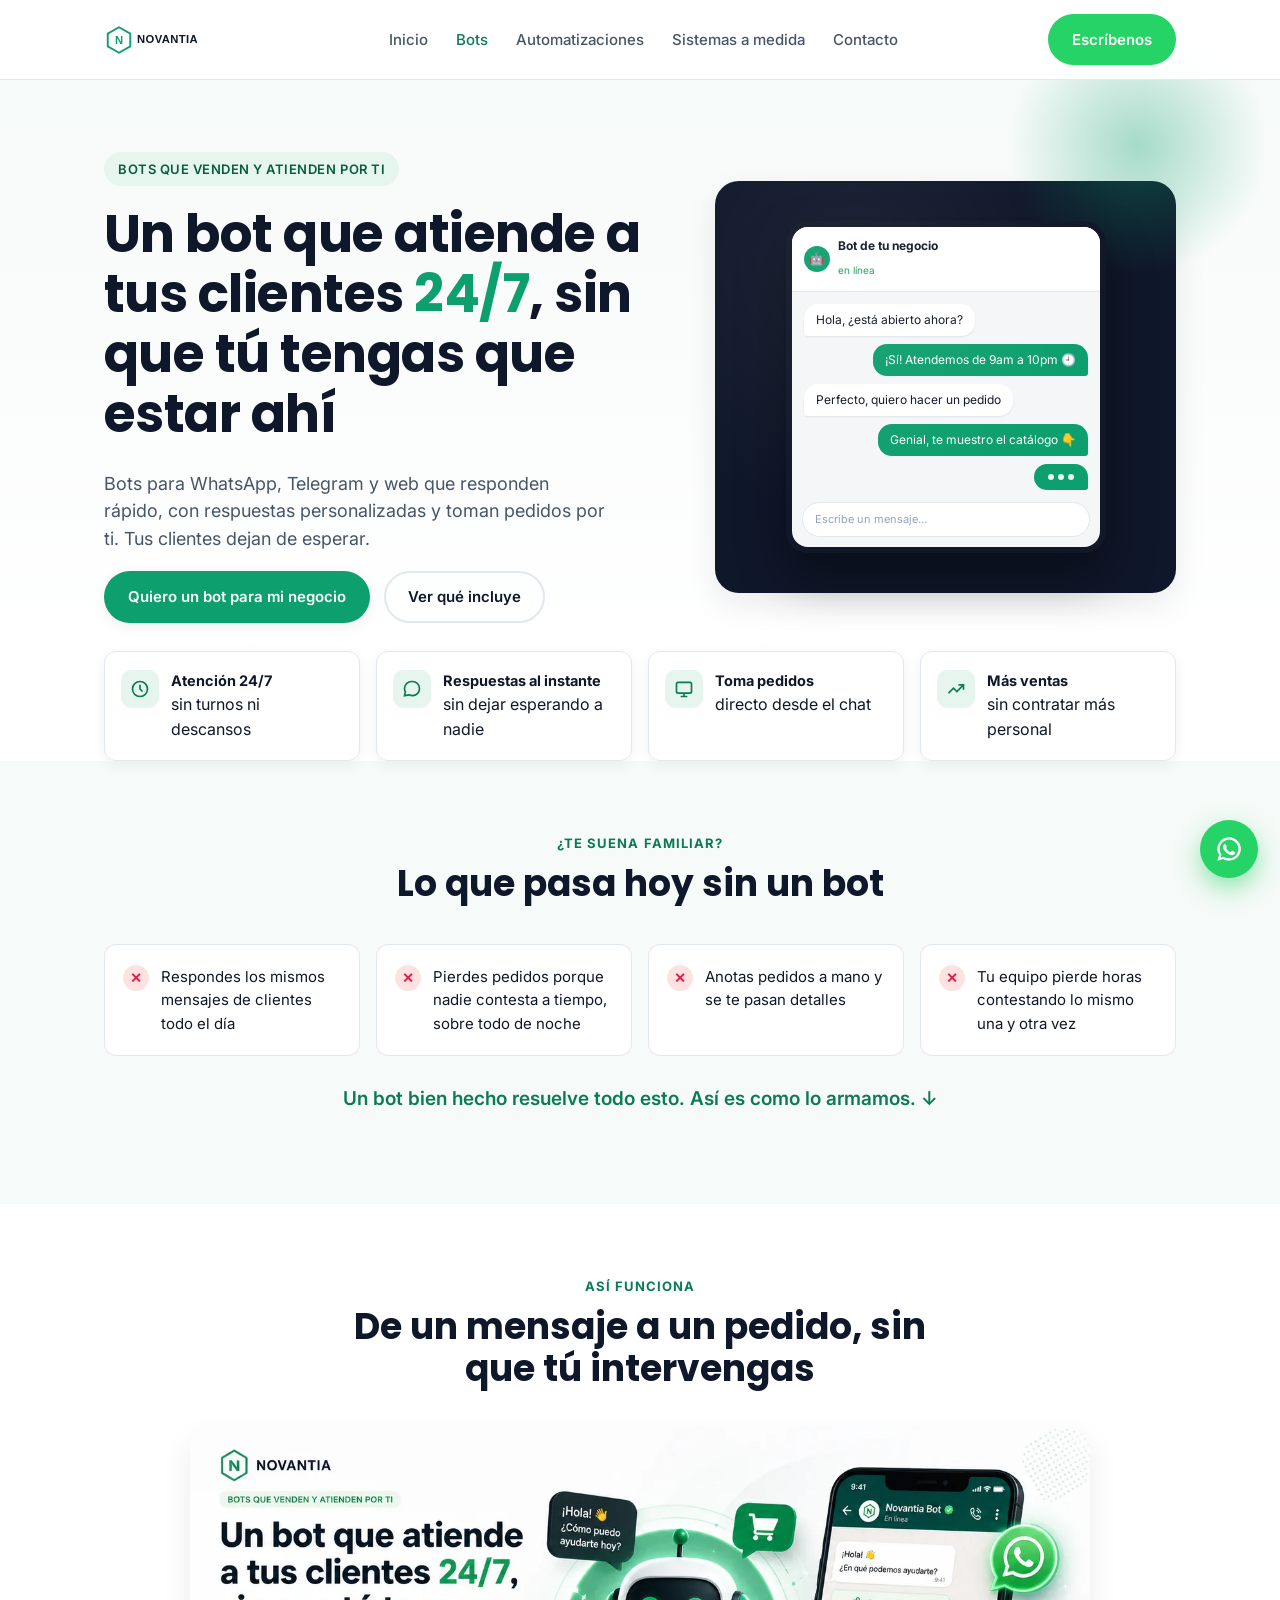
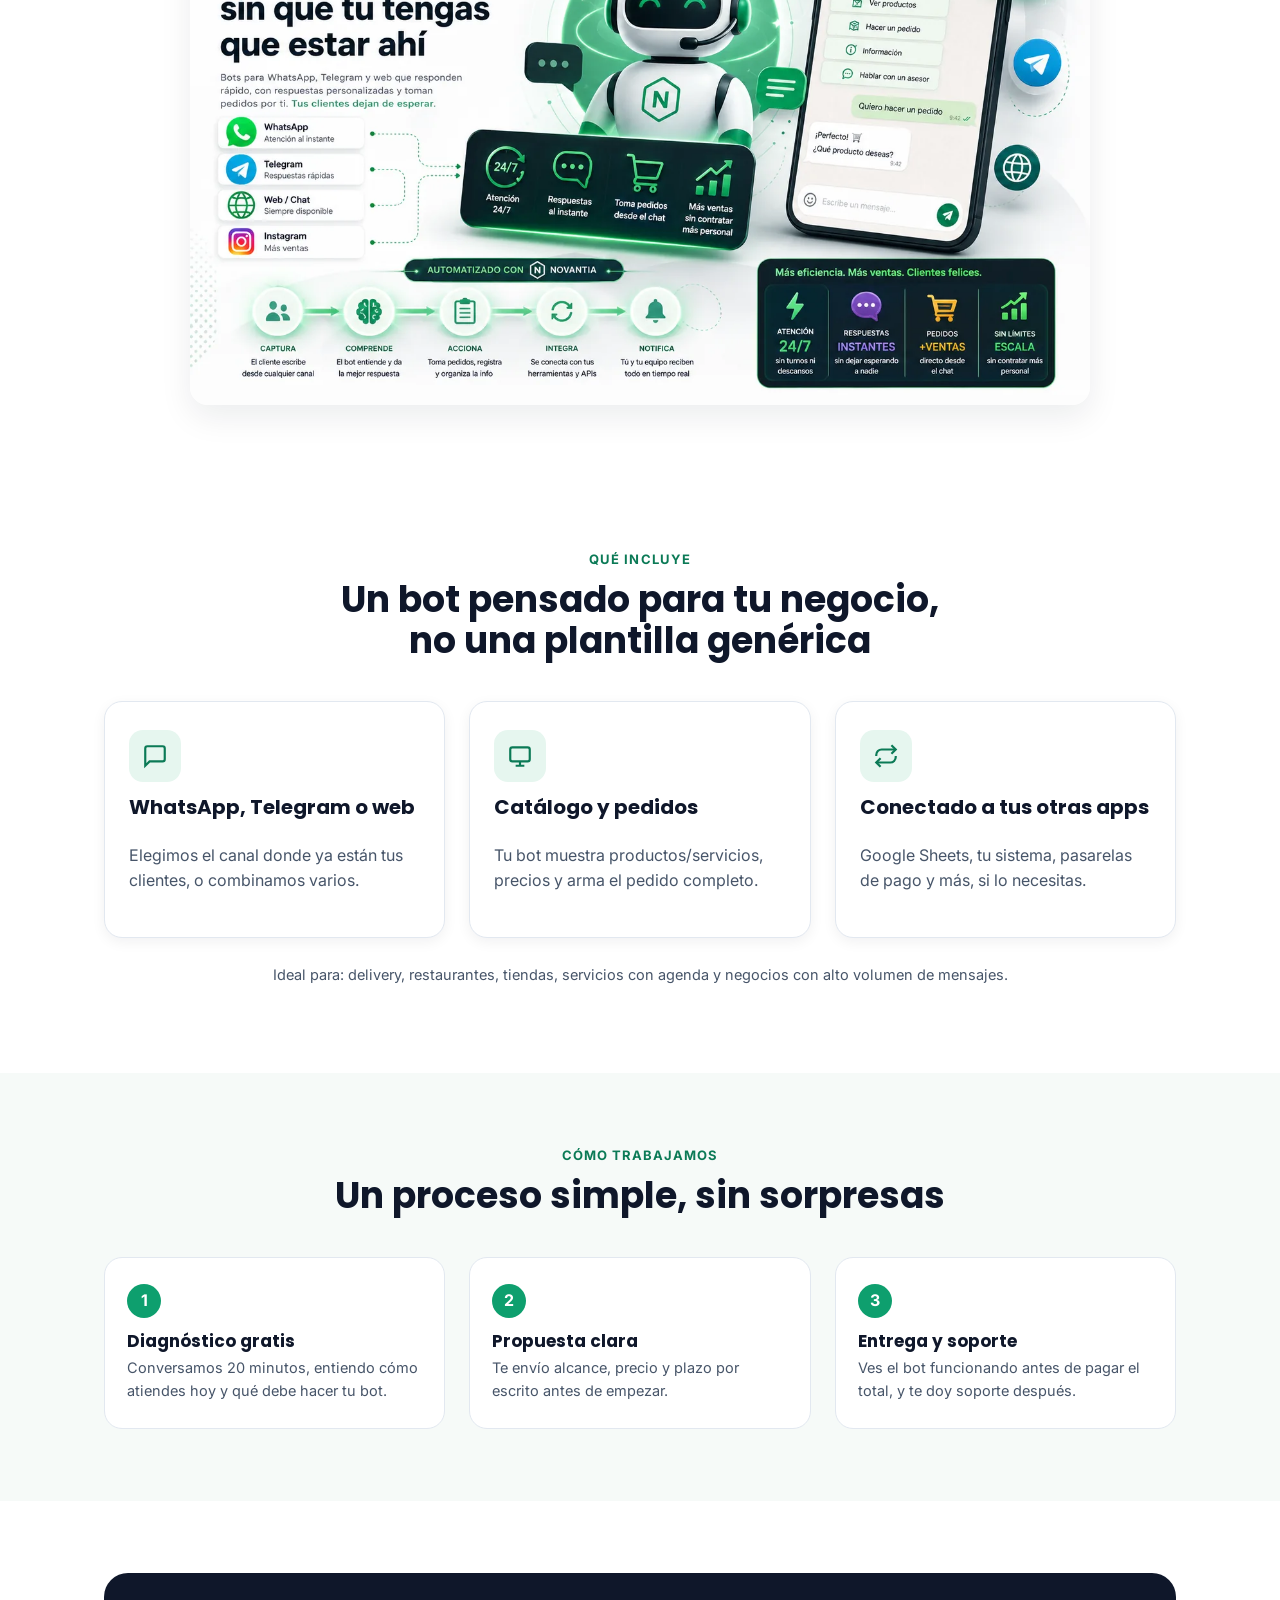
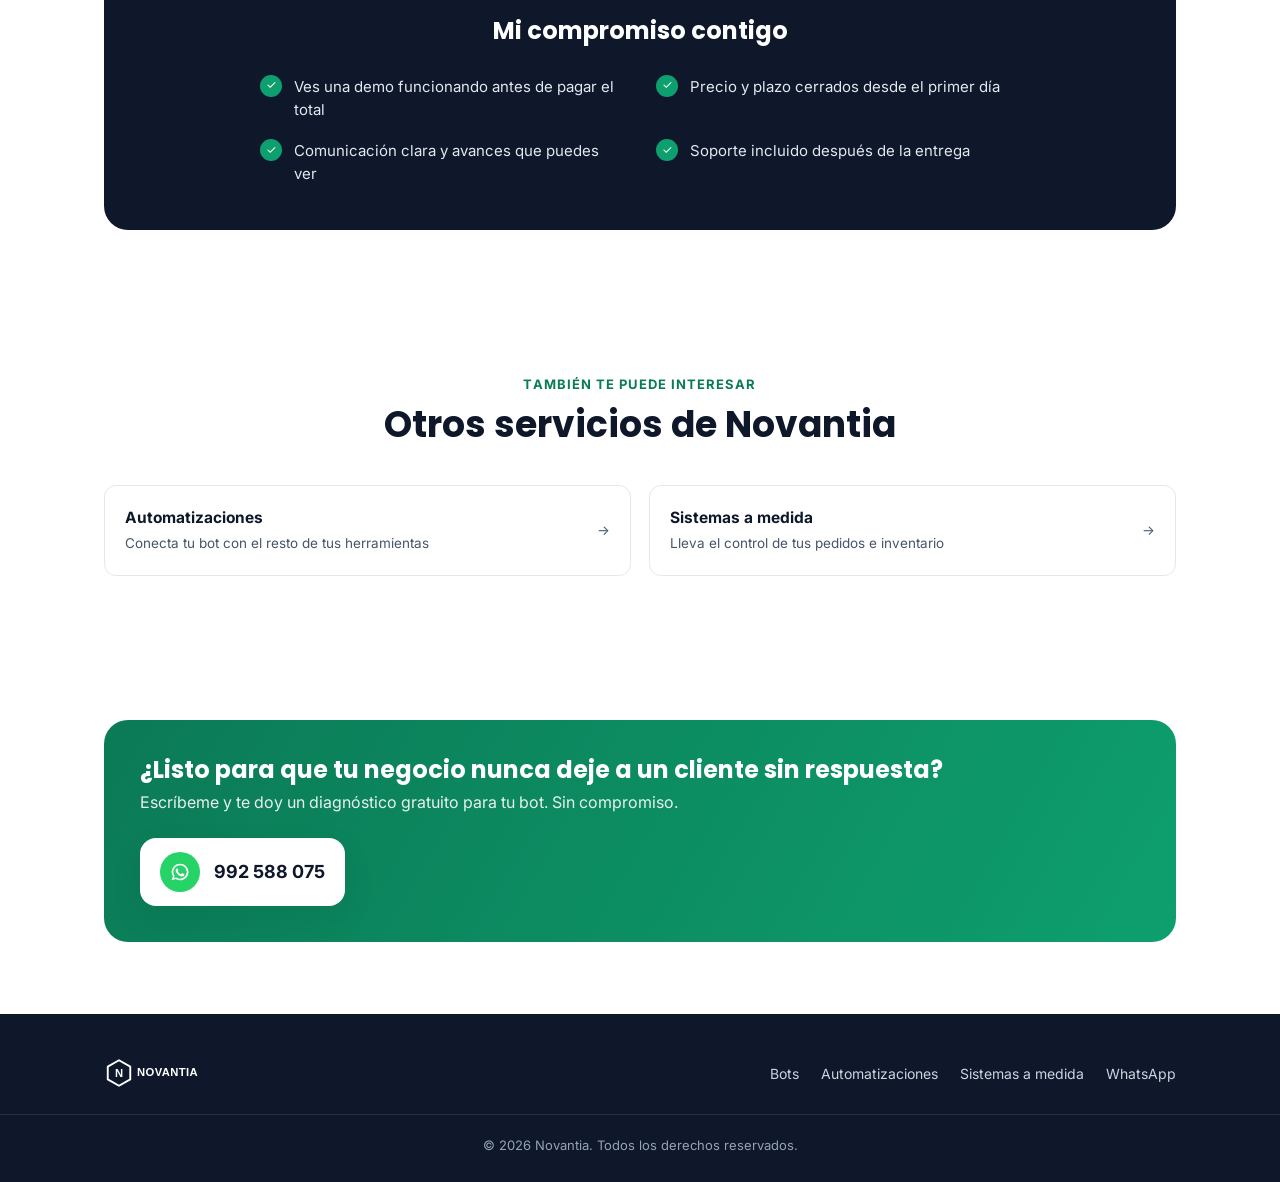
<file: servicios/bots.html>
<!doctype html>
<html lang="es">
<head>
<meta charset="UTF-8">
<meta name="viewport" content="width=device-width, initial-scale=1.0">
<title>Creación de Bots para WhatsApp, Telegram y web | Novantia</title>
<meta name="description" content="Bots para WhatsApp, Telegram y web que atienden 24/7, responden rápido y toman pedidos. Diagnóstico gratis con Novantia.">
<link rel="icon" href="../assets/img/favicon.svg" type="image/svg+xml">
<link rel="preconnect" href="https://fonts.googleapis.com">
<link href="https://fonts.googleapis.com/css2?family=Poppins:wght@600;700&family=Inter:wght@400;500;600;700&display=swap" rel="stylesheet">
<link rel="stylesheet" href="../assets/css/style.css?v=5">
</head>
<body>

<header class="site-header">
  <div class="wrap">
    <a href="../index.html" class="logo"><img src="../assets/img/logo.svg" alt="Novantia"></a>
    <nav class="main-nav">
      <a href="../index.html">Inicio</a>
      <a href="bots.html" class="active">Bots</a>
      <a href="automatizaciones.html">Automatizaciones</a>
      <a href="sistemas.html">Sistemas a medida</a>
      <a href="../index.html#contacto">Contacto</a>
    </nav>
    <a class="btn btn-whatsapp" href="https://wa.me/51992588075?text=Hola%20Novantia%2C%20quiero%20un%20bot%20para%20mi%20negocio" target="_blank" rel="noopener">Escríbenos</a>
  </div>
</header>

<section class="hero">
  <div class="wrap">
    <div>
      <span class="eyebrow">Bots que venden y atienden por ti</span>
      <h1>Un bot que atiende a tus clientes <span class="accent">24/7</span>, sin que tú tengas que estar ahí</h1>
      <p class="lead">Bots para WhatsApp, Telegram y web que responden rápido, con respuestas personalizadas y toman pedidos por ti. Tus clientes dejan de esperar.</p>
      <div class="hero-actions">
        <a class="btn btn-primary" href="https://wa.me/51992588075?text=Hola%20Novantia%2C%20quiero%20un%20bot%20para%20mi%20negocio" target="_blank" rel="noopener">Quiero un bot para mi negocio</a>
        <a class="btn btn-outline" href="#incluye">Ver qué incluye</a>
      </div>
    </div>
    <div class="hero-art">
      <div class="hero-scene" style="max-width:320px;">
        <div class="phone-mock">
          <div class="p-head">
            <span class="ava">🤖</span>
            <div><strong>Bot de tu negocio</strong><span>en línea</span></div>
          </div>
          <div class="p-body">
            <div class="bubble in">Hola, ¿está abierto ahora?</div>
            <div class="bubble out">¡Sí! Atendemos de 9am a 10pm 🕘</div>
            <div class="bubble in">Perfecto, quiero hacer un pedido</div>
            <div class="bubble out">Genial, te muestro el catálogo 👇</div>
            <div class="bubble out typing"><span></span><span></span><span></span></div>
          </div>
          <div class="p-input">Escribe un mensaje…</div>
        </div>
      </div>
    </div>
  </div>
</section>

<div class="wrap">
  <div class="benefits">
    <div class="benefit-card">
      <span class="ico"><svg width="20" height="20" viewBox="0 0 24 24" fill="none" stroke="currentColor" stroke-width="2"><circle cx="12" cy="12" r="9"/><path d="M12 7v5l3 3"/></svg></span>
      <div><strong>Atención 24/7</strong><span>sin turnos ni descansos</span></div>
    </div>
    <div class="benefit-card">
      <span class="ico"><svg width="20" height="20" viewBox="0 0 24 24" fill="none" stroke="currentColor" stroke-width="2"><path d="M21 11.5a8.38 8.38 0 0 1-8.5 8.5 8.5 8.5 0 0 1-4-1L3 20l1-4.5a8.38 8.38 0 0 1-1-4A8.5 8.5 0 0 1 12 3a8.38 8.38 0 0 1 9 8.5Z"/></svg></span>
      <div><strong>Respuestas al instante</strong><span>sin dejar esperando a nadie</span></div>
    </div>
    <div class="benefit-card">
      <span class="ico"><svg width="20" height="20" viewBox="0 0 24 24" fill="none" stroke="currentColor" stroke-width="2"><rect x="3" y="4" width="18" height="13" rx="2"/><path d="M8 21h8M12 17v4"/></svg></span>
      <div><strong>Toma pedidos</strong><span>directo desde el chat</span></div>
    </div>
    <div class="benefit-card">
      <span class="ico"><svg width="20" height="20" viewBox="0 0 24 24" fill="none" stroke="currentColor" stroke-width="2"><path d="M3 17 9 11 13 15 21 7"/><path d="M15 7h6v6"/></svg></span>
      <div><strong>Más ventas</strong><span>sin contratar más personal</span></div>
    </div>
  </div>
</div>

<section class="section-alt">
  <div class="wrap">
    <div class="section-head">
      <span class="kicker">¿Te suena familiar?</span>
      <h2>Lo que pasa hoy sin un bot</h2>
    </div>
    <div class="pain-grid">
      <div class="pain-card"><span class="x">✕</span><p>Respondes los mismos mensajes de clientes todo el día</p></div>
      <div class="pain-card"><span class="x">✕</span><p>Pierdes pedidos porque nadie contesta a tiempo, sobre todo de noche</p></div>
      <div class="pain-card"><span class="x">✕</span><p>Anotas pedidos a mano y se te pasan detalles</p></div>
      <div class="pain-card"><span class="x">✕</span><p>Tu equipo pierde horas contestando lo mismo una y otra vez</p></div>
    </div>
    <p class="pain-resolve">Un bot bien hecho resuelve todo esto. Así es como lo armamos. ↓</p>
  </div>
</section>

<section>
  <div class="wrap">
    <div class="section-head">
      <span class="kicker">Así funciona</span>
      <h2>De un mensaje a un pedido, sin que tú intervengas</h2>
    </div>
    <div class="showcase-image">
      <img src="../assets/img/hero/bots-full.webp" alt="Bot de Novantia atendiendo por WhatsApp, Telegram, web e Instagram: captura el mensaje, comprende, acciona el pedido, integra con tus herramientas y notifica a tu equipo" width="1400" height="895" loading="lazy">
    </div>
  </div>
</section>

<section id="incluye">
  <div class="wrap">
    <div class="section-head">
      <span class="kicker">Qué incluye</span>
      <h2>Un bot pensado para tu negocio, no una plantilla genérica</h2>
    </div>
    <div class="service-grid">
      <div class="service-card">
        <span class="ico"><svg width="26" height="26" viewBox="0 0 24 24" fill="none" stroke="currentColor" stroke-width="2"><path d="M21 15a2 2 0 0 1-2 2H7l-4 4V5a2 2 0 0 1 2-2h14a2 2 0 0 1 2 2z"/></svg></span>
        <h3>WhatsApp, Telegram o web</h3>
        <p>Elegimos el canal donde ya están tus clientes, o combinamos varios.</p>
      </div>
      <div class="service-card">
        <span class="ico"><svg width="26" height="26" viewBox="0 0 24 24" fill="none" stroke="currentColor" stroke-width="2"><rect x="3" y="4" width="18" height="13" rx="2"/><path d="M8 21h8M12 17v4"/></svg></span>
        <h3>Catálogo y pedidos</h3>
        <p>Tu bot muestra productos/servicios, precios y arma el pedido completo.</p>
      </div>
      <div class="service-card">
        <span class="ico"><svg width="26" height="26" viewBox="0 0 24 24" fill="none" stroke="currentColor" stroke-width="2"><path d="M17 2 21 6 17 10"/><path d="M3 12v-1a5 5 0 0 1 5-5h13"/><path d="M7 22 3 18 7 14"/><path d="M21 12v1a5 5 0 0 1-5 5H3"/></svg></span>
        <h3>Conectado a tus otras apps</h3>
        <p>Google Sheets, tu sistema, pasarelas de pago y más, si lo necesitas.</p>
      </div>
    </div>
    <p class="also-line">Ideal para: delivery, restaurantes, tiendas, servicios con agenda y negocios con alto volumen de mensajes.</p>
  </div>
</section>

<section class="section-alt">
  <div class="wrap">
    <div class="section-head">
      <span class="kicker">Cómo trabajamos</span>
      <h2>Un proceso simple, sin sorpresas</h2>
    </div>
    <div class="steps">
      <div class="step-card">
        <div class="step-num">1</div>
        <h3>Diagnóstico gratis</h3>
        <p>Conversamos 20 minutos, entiendo cómo atiendes hoy y qué debe hacer tu bot.</p>
      </div>
      <div class="step-card">
        <div class="step-num">2</div>
        <h3>Propuesta clara</h3>
        <p>Te envío alcance, precio y plazo por escrito antes de empezar.</p>
      </div>
      <div class="step-card">
        <div class="step-num">3</div>
        <h3>Entrega y soporte</h3>
        <p>Ves el bot funcionando antes de pagar el total, y te doy soporte después.</p>
      </div>
    </div>
  </div>
</section>

<section>
  <div class="wrap">
    <div class="commit-box">
      <h2>Mi compromiso contigo</h2>
      <div class="commit-grid">
        <div class="commit-item"><span class="check">✓</span>Ves una demo funcionando antes de pagar el total</div>
        <div class="commit-item"><span class="check">✓</span>Precio y plazo cerrados desde el primer día</div>
        <div class="commit-item"><span class="check">✓</span>Comunicación clara y avances que puedes ver</div>
        <div class="commit-item"><span class="check">✓</span>Soporte incluido después de la entrega</div>
      </div>
    </div>
  </div>
</section>

<section>
  <div class="wrap">
    <div class="section-head">
      <span class="kicker">También te puede interesar</span>
      <h2>Otros servicios de Novantia</h2>
    </div>
    <div class="related-grid">
      <a class="related-card" href="automatizaciones.html">
        <div><strong>Automatizaciones</strong><span>Conecta tu bot con el resto de tus herramientas</span></div>
        <span>→</span>
      </a>
      <a class="related-card" href="sistemas.html">
        <div><strong>Sistemas a medida</strong><span>Lleva el control de tus pedidos e inventario</span></div>
        <span>→</span>
      </a>
    </div>
  </div>
</section>

<section id="contacto">
  <div class="wrap">
    <div class="cta-band">
      <div>
        <h2>¿Listo para que tu negocio nunca deje a un cliente sin respuesta?</h2>
        <p>Escríbeme y te doy un diagnóstico gratuito para tu bot. Sin compromiso.</p>
      </div>
      <a class="cta-whatsapp-card" href="https://wa.me/51992588075?text=Hola%20Novantia%2C%20quiero%20un%20bot%20para%20mi%20negocio" target="_blank" rel="noopener">
        <span class="wa-ico"><svg width="20" height="20" viewBox="0 0 24 24" fill="currentColor"><path d="M12 2a10 10 0 0 0-8.5 15.2L2 22l4.9-1.5A10 10 0 1 0 12 2Zm0 18a8 8 0 0 1-4.1-1.1l-.3-.2-2.9.9.9-2.8-.2-.3A8 8 0 1 1 12 20Zm4.4-5.8c-.2-.1-1.4-.7-1.6-.8-.2-.1-.4-.1-.5.1-.2.2-.6.8-.8 1-.1.1-.3.2-.5.1-.7-.3-1.4-.7-2-1.3-.5-.5-1-1.1-1.4-1.7-.1-.2 0-.4.1-.5l.4-.5c.1-.2.1-.3 0-.5-.1-.1-.5-1.3-.7-1.8-.2-.4-.4-.4-.5-.4h-.5c-.2 0-.5.1-.7.3-.7.7-1 1.5-.9 2.4.1 1.1.9 2.2 1 2.3 1.2 1.9 2.6 3.1 4.5 3.9.6.2 1.1.4 1.6.5.6.2 1.2.1 1.6-.1.5-.2 1.4-.9 1.6-1.4.2-.5.2-1 .1-1.1-.1-.1-.2-.1-.4-.2Z"/></svg></span>
        992 588 075
      </a>
    </div>
  </div>
</section>

<footer>
  <div class="wrap">
    <a href="../index.html" class="logo"><img src="../assets/img/logo.svg" alt="Novantia"></a>
    <div class="foot-links">
      <a href="bots.html">Bots</a>
      <a href="automatizaciones.html">Automatizaciones</a>
      <a href="sistemas.html">Sistemas a medida</a>
      <a href="https://wa.me/51992588075" target="_blank" rel="noopener">WhatsApp</a>
    </div>
  </div>
  <div class="foot-bottom">© 2026 Novantia. Todos los derechos reservados.</div>
</footer>

<a class="wa-float" href="https://wa.me/51992588075?text=Hola%20Novantia%2C%20quiero%20un%20bot%20para%20mi%20negocio" target="_blank" rel="noopener" aria-label="Escríbenos por WhatsApp">
  <svg width="28" height="28" viewBox="0 0 24 24" fill="currentColor"><path d="M12 2a10 10 0 0 0-8.5 15.2L2 22l4.9-1.5A10 10 0 1 0 12 2Zm0 18a8 8 0 0 1-4.1-1.1l-.3-.2-2.9.9.9-2.8-.2-.3A8 8 0 1 1 12 20Zm4.4-5.8c-.2-.1-1.4-.7-1.6-.8-.2-.1-.4-.1-.5.1-.2.2-.6.8-.8 1-.1.1-.3.2-.5.1-.7-.3-1.4-.7-2-1.3-.5-.5-1-1.1-1.4-1.7-.1-.2 0-.4.1-.5l.4-.5c.1-.2.1-.3 0-.5-.1-.1-.5-1.3-.7-1.8-.2-.4-.4-.4-.5-.4h-.5c-.2 0-.5.1-.7.3-.7.7-1 1.5-.9 2.4.1 1.1.9 2.2 1 2.3 1.2 1.9 2.6 3.1 4.5 3.9.6.2 1.1.4 1.6.5.6.2 1.2.1 1.6-.1.5-.2 1.4-.9 1.6-1.4.2-.5.2-1 .1-1.1-.1-.1-.2-.1-.4-.2Z"/></svg>
</a>

</body>
</html>
</file>
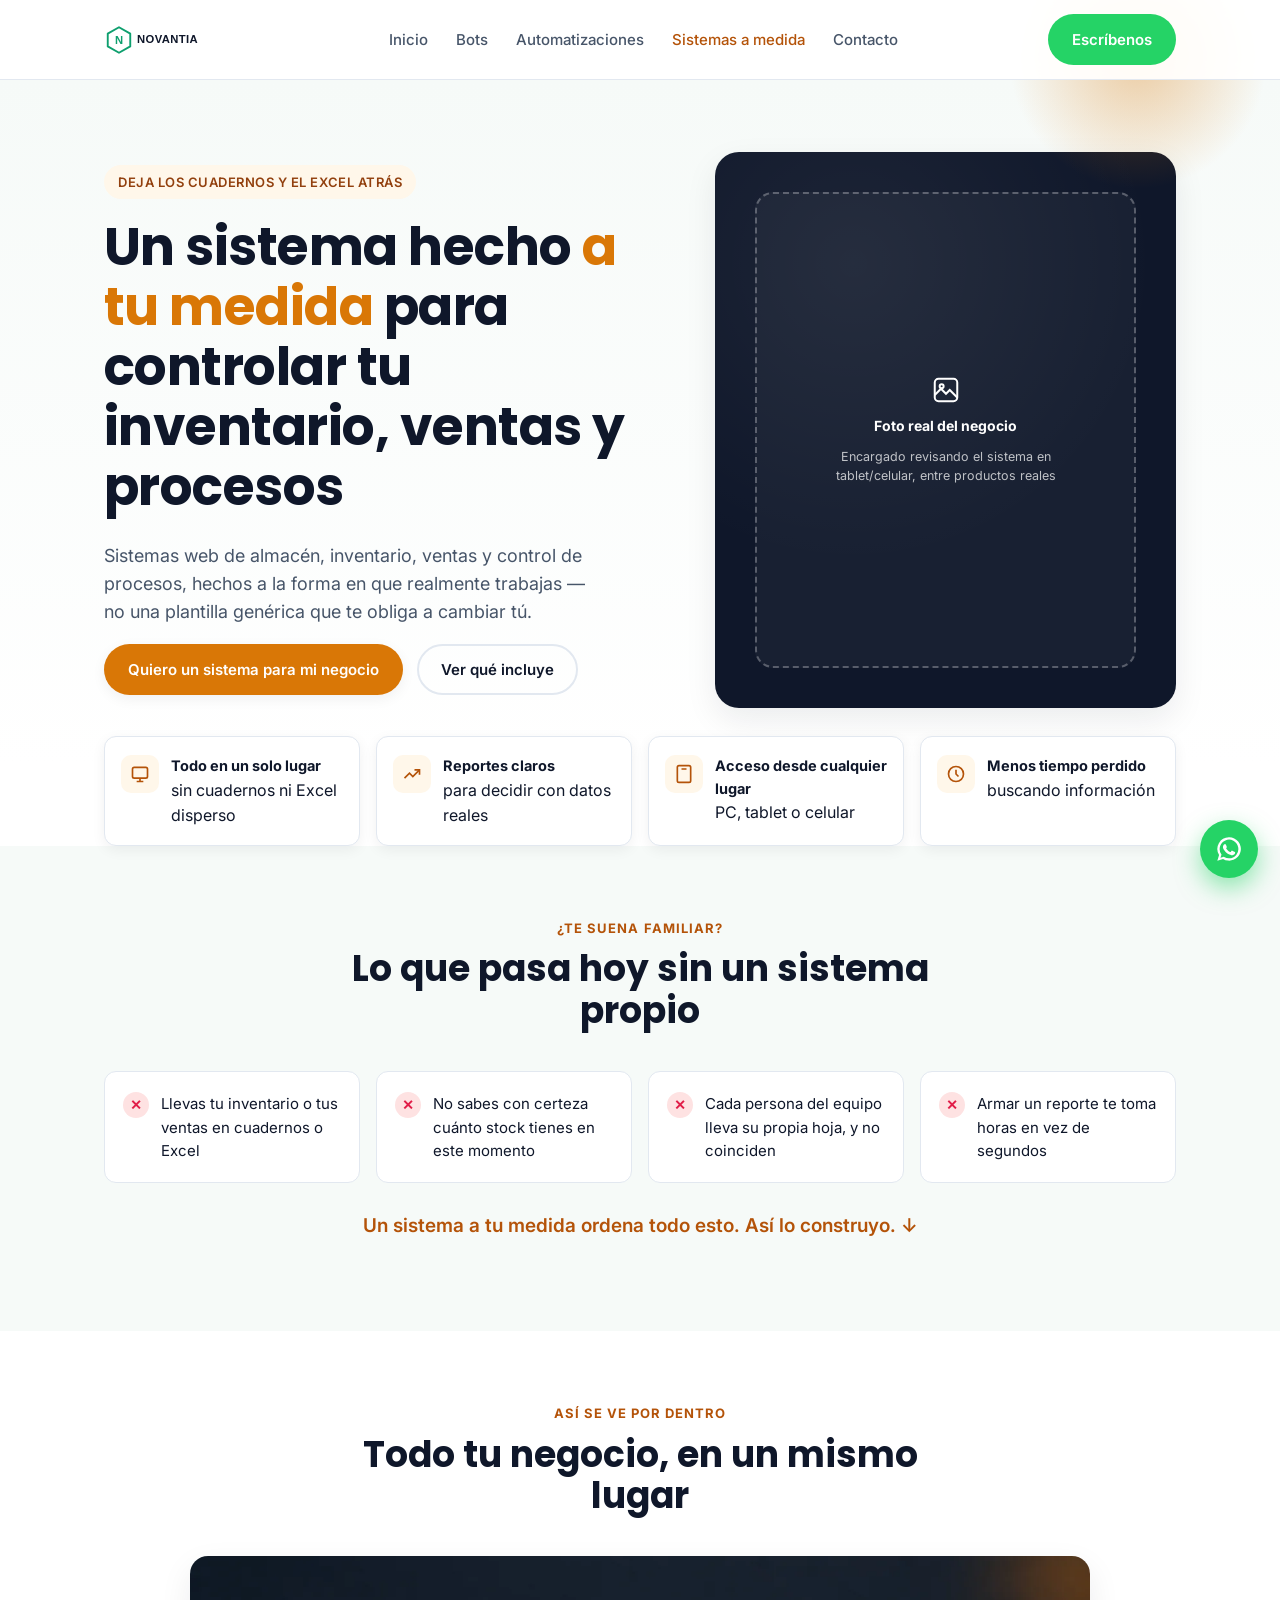
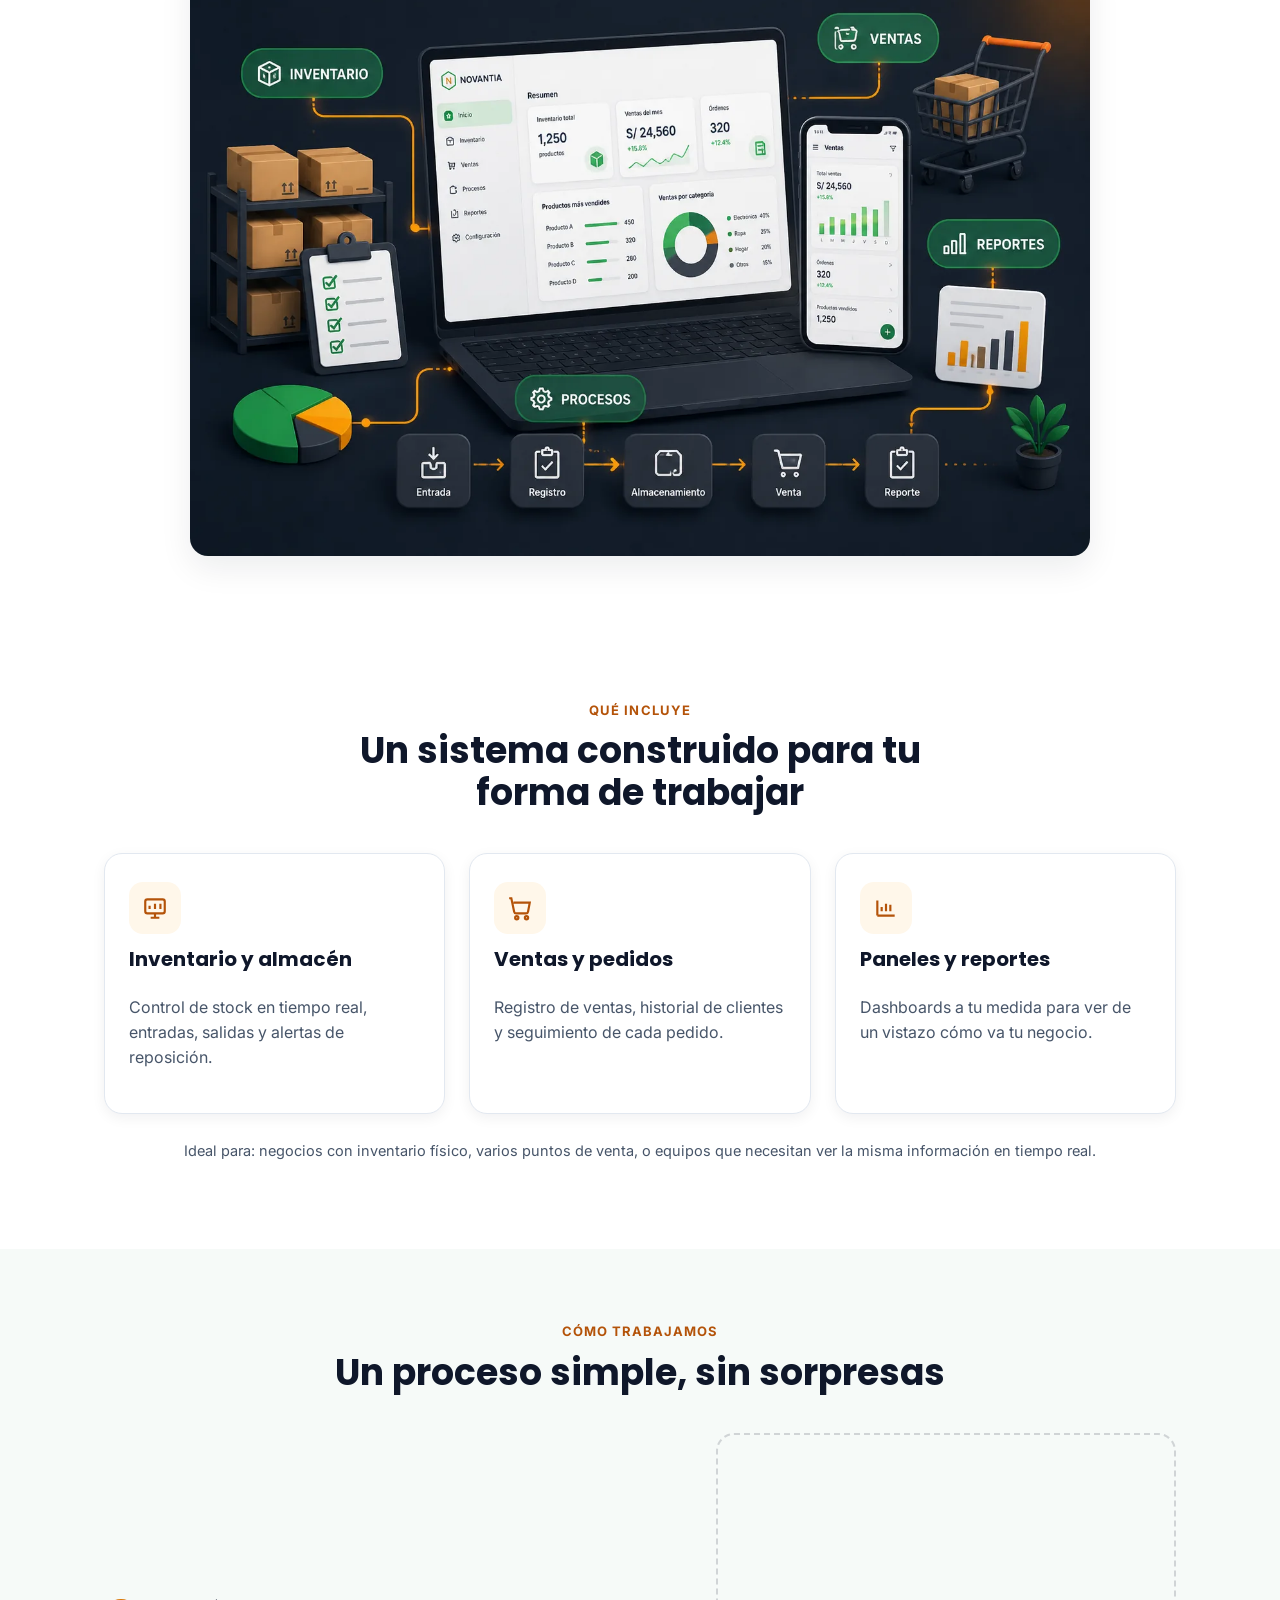
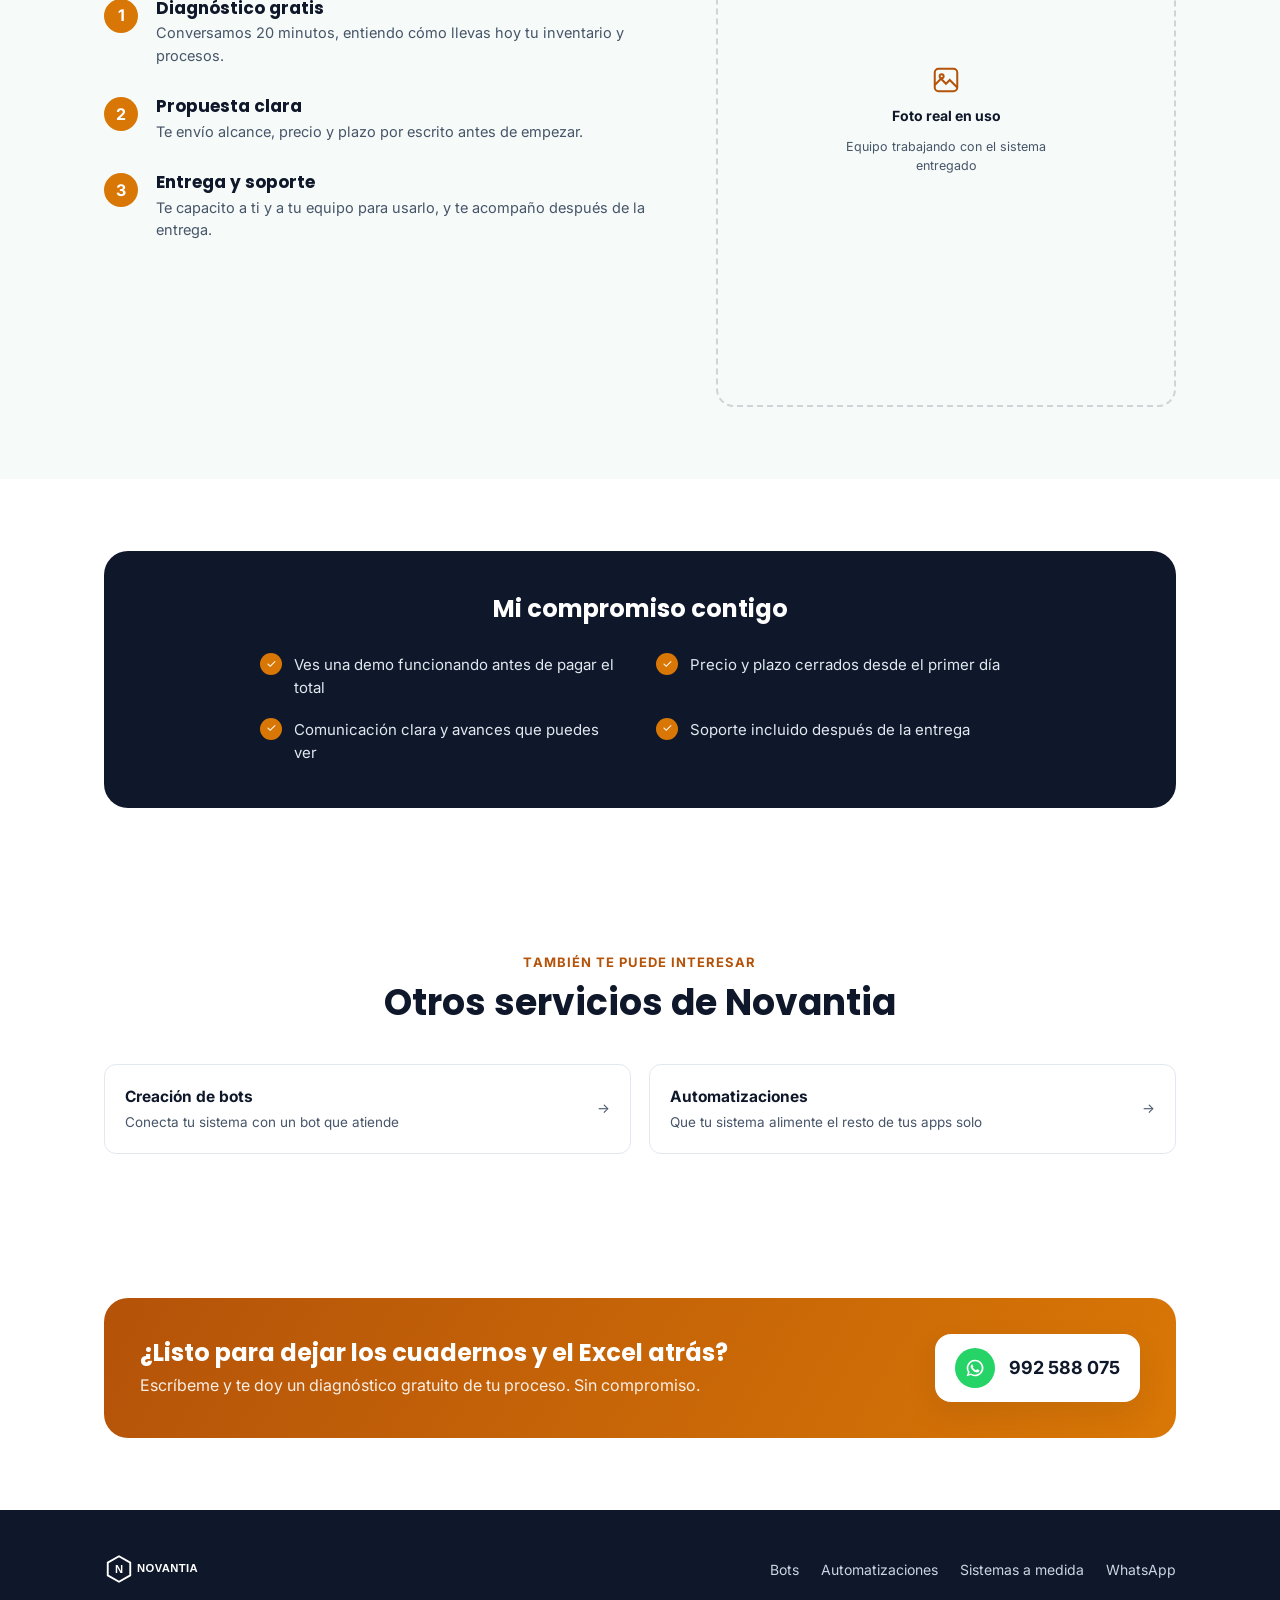
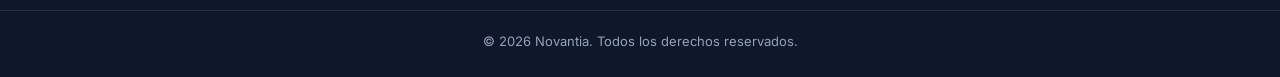
<file: servicios/sistemas.html>
<!doctype html>
<html lang="es">
<head>
<meta charset="UTF-8">
<meta name="viewport" content="width=device-width, initial-scale=1.0">
<title>Sistemas a medida para inventario, ventas y procesos | Novantia</title>
<meta name="description" content="Sistemas web de almacén, inventario, ventas y control de procesos, hechos a la medida de tu negocio. Diagnóstico gratis con Novantia.">
<link rel="icon" href="../assets/img/favicon.svg" type="image/svg+xml">
<link rel="preconnect" href="https://fonts.googleapis.com">
<link href="https://fonts.googleapis.com/css2?family=Poppins:wght@600;700&family=Inter:wght@400;500;600;700&display=swap" rel="stylesheet">
<link rel="stylesheet" href="../assets/css/style.css?v=5">
</head>
<body class="theme-amber">

<header class="site-header">
  <div class="wrap">
    <a href="../index.html" class="logo"><img src="../assets/img/logo.svg" alt="Novantia"></a>
    <nav class="main-nav">
      <a href="../index.html">Inicio</a>
      <a href="bots.html">Bots</a>
      <a href="automatizaciones.html">Automatizaciones</a>
      <a href="sistemas.html" class="active">Sistemas a medida</a>
      <a href="../index.html#contacto">Contacto</a>
    </nav>
    <a class="btn btn-whatsapp" href="https://wa.me/51992588075?text=Hola%20Novantia%2C%20quiero%20un%20sistema%20a%20medida%20para%20mi%20negocio" target="_blank" rel="noopener">Escríbenos</a>
  </div>
</header>

<section class="hero">
  <div class="wrap">
    <div>
      <span class="eyebrow">Deja los cuadernos y el Excel atrás</span>
      <h1>Un sistema hecho <span class="accent">a tu medida</span> para controlar tu inventario, ventas y procesos</h1>
      <p class="lead">Sistemas web de almacén, inventario, ventas y control de procesos, hechos a la forma en que realmente trabajas — no una plantilla genérica que te obliga a cambiar tú.</p>
      <div class="hero-actions">
        <a class="btn btn-primary" href="https://wa.me/51992588075?text=Hola%20Novantia%2C%20quiero%20un%20sistema%20a%20medida%20para%20mi%20negocio" target="_blank" rel="noopener">Quiero un sistema para mi negocio</a>
        <a class="btn btn-outline" href="#incluye">Ver qué incluye</a>
      </div>
    </div>
    <div class="hero-art">
      <!-- FOTO/CAPTURA REAL AQUÍ — reemplazar por:
           <div class="hero-image"><img src="../assets/img/home/hero-sistemas.jpg" alt="…" width="620" height="775" loading="eager"></div>
           Spec: retrato 4:5 (~1200×1500px), jpg/webp optimizado, <200kb.
           Brief: foto real en almacén/tienda, dueño o encargado revisando el sistema
           en tablet o celular entre productos/cajas reales. Evitar laptops 3D flotantes. -->
      <div class="image-slot" style="aspect-ratio:4/5">
        <svg class="image-slot-ico" width="30" height="30" viewBox="0 0 24 24" fill="none" stroke="currentColor" stroke-width="1.6"><rect x="3" y="3" width="18" height="18" rx="3"/><circle cx="8.5" cy="9" r="1.6"/><path d="m3 16 5-5 4 4 3-3 6 6"/></svg>
        <strong>Foto real del negocio</strong>
        <span>Encargado revisando el sistema en tablet/celular, entre productos reales</span>
      </div>
    </div>
  </div>
</section>

<div class="wrap">
  <div class="benefits">
    <div class="benefit-card">
      <span class="ico"><svg width="20" height="20" viewBox="0 0 24 24" fill="none" stroke="currentColor" stroke-width="2"><rect x="3" y="4" width="18" height="13" rx="2"/><path d="M8 21h8M12 17v4"/></svg></span>
      <div><strong>Todo en un solo lugar</strong><span>sin cuadernos ni Excel disperso</span></div>
    </div>
    <div class="benefit-card">
      <span class="ico"><svg width="20" height="20" viewBox="0 0 24 24" fill="none" stroke="currentColor" stroke-width="2"><path d="M3 17 9 11 13 15 21 7"/><path d="M15 7h6v6"/></svg></span>
      <div><strong>Reportes claros</strong><span>para decidir con datos reales</span></div>
    </div>
    <div class="benefit-card">
      <span class="ico"><svg width="20" height="20" viewBox="0 0 24 24" fill="none" stroke="currentColor" stroke-width="2"><rect x="4" y="2" width="16" height="20" rx="2"/><path d="M9 6h6M9 18h.01"/></svg></span>
      <div><strong>Acceso desde cualquier lugar</strong><span>PC, tablet o celular</span></div>
    </div>
    <div class="benefit-card">
      <span class="ico"><svg width="20" height="20" viewBox="0 0 24 24" fill="none" stroke="currentColor" stroke-width="2"><circle cx="12" cy="12" r="9"/><path d="M12 7v5l3 3"/></svg></span>
      <div><strong>Menos tiempo perdido</strong><span>buscando información</span></div>
    </div>
  </div>
</div>

<section class="section-alt">
  <div class="wrap">
    <div class="section-head">
      <span class="kicker">¿Te suena familiar?</span>
      <h2>Lo que pasa hoy sin un sistema propio</h2>
    </div>
    <div class="pain-grid">
      <div class="pain-card"><span class="x">✕</span><p>Llevas tu inventario o tus ventas en cuadernos o Excel</p></div>
      <div class="pain-card"><span class="x">✕</span><p>No sabes con certeza cuánto stock tienes en este momento</p></div>
      <div class="pain-card"><span class="x">✕</span><p>Cada persona del equipo lleva su propia hoja, y no coinciden</p></div>
      <div class="pain-card"><span class="x">✕</span><p>Armar un reporte te toma horas en vez de segundos</p></div>
    </div>
    <p class="pain-resolve">Un sistema a tu medida ordena todo esto. Así lo construyo. ↓</p>
  </div>
</section>

<section>
  <div class="wrap">
    <div class="section-head">
      <span class="kicker">Así se ve por dentro</span>
      <h2>Todo tu negocio, en un mismo lugar</h2>
    </div>
    <div class="showcase-image">
      <img src="../assets/img/hero/sistemas-dashboard.webp" alt="Panel de Novantia en laptop y celular mostrando inventario, ventas y reportes, con el flujo Entrada, Registro, Almacenamiento, Venta y Reporte" width="1400" height="933" loading="lazy">
    </div>
  </div>
</section>

<section id="incluye">
  <div class="wrap">
    <div class="section-head">
      <span class="kicker">Qué incluye</span>
      <h2>Un sistema construido para tu forma de trabajar</h2>
    </div>
    <div class="service-grid">
      <div class="service-card">
        <span class="ico"><svg width="26" height="26" viewBox="0 0 24 24" fill="none" stroke="currentColor" stroke-width="2"><rect x="3" y="4" width="18" height="13" rx="2"/><path d="M8 21h8M12 17v4"/><path d="M7 13v-3M12 13V8M17 13v-5"/></svg></span>
        <h3>Inventario y almacén</h3>
        <p>Control de stock en tiempo real, entradas, salidas y alertas de reposición.</p>
      </div>
      <div class="service-card">
        <span class="ico"><svg width="26" height="26" viewBox="0 0 24 24" fill="none" stroke="currentColor" stroke-width="2"><circle cx="9" cy="21" r="1.5"/><circle cx="18" cy="21" r="1.5"/><path d="M2 3h2l2.6 12.4a2 2 0 0 0 2 1.6h8.8a2 2 0 0 0 2-1.6L21 7H6"/></svg></span>
        <h3>Ventas y pedidos</h3>
        <p>Registro de ventas, historial de clientes y seguimiento de cada pedido.</p>
      </div>
      <div class="service-card">
        <span class="ico"><svg width="26" height="26" viewBox="0 0 24 24" fill="none" stroke="currentColor" stroke-width="2"><path d="M4 19V5M4 19h16M8 15v-4M12 15V8M16 15v-6"/></svg></span>
        <h3>Paneles y reportes</h3>
        <p>Dashboards a tu medida para ver de un vistazo cómo va tu negocio.</p>
      </div>
    </div>
    <p class="also-line">Ideal para: negocios con inventario físico, varios puntos de venta, o equipos que necesitan ver la misma información en tiempo real.</p>
  </div>
</section>

<section class="section-alt">
  <div class="wrap">
    <div class="section-head">
      <span class="kicker">Cómo trabajamos</span>
      <h2>Un proceso simple, sin sorpresas</h2>
    </div>
    <div class="steps-photo">
      <ol class="steps-list">
        <li>
          <div class="step-num">1</div>
          <div><h3>Diagnóstico gratis</h3><p>Conversamos 20 minutos, entiendo cómo llevas hoy tu inventario y procesos.</p></div>
        </li>
        <li>
          <div class="step-num">2</div>
          <div><h3>Propuesta clara</h3><p>Te envío alcance, precio y plazo por escrito antes de empezar.</p></div>
        </li>
        <li>
          <div class="step-num">3</div>
          <div><h3>Entrega y soporte</h3><p>Te capacito a ti y a tu equipo para usarlo, y te acompaño después de la entrega.</p></div>
        </li>
      </ol>
      <!-- FOTO REAL AQUÍ: equipo usando el sistema entregado, o el panel en uso real.
           Spec: retrato 4:5 (~1000×1250px). -->
      <div class="image-slot" style="aspect-ratio:4/5">
        <svg class="image-slot-ico" width="28" height="28" viewBox="0 0 24 24" fill="none" stroke="currentColor" stroke-width="1.6"><rect x="3" y="3" width="18" height="18" rx="3"/><circle cx="8.5" cy="9" r="1.6"/><path d="m3 16 5-5 4 4 3-3 6 6"/></svg>
        <strong>Foto real en uso</strong>
        <span>Equipo trabajando con el sistema entregado</span>
      </div>
    </div>
  </div>
</section>

<section>
  <div class="wrap">
    <div class="commit-box">
      <h2>Mi compromiso contigo</h2>
      <div class="commit-grid">
        <div class="commit-item"><span class="check">✓</span>Ves una demo funcionando antes de pagar el total</div>
        <div class="commit-item"><span class="check">✓</span>Precio y plazo cerrados desde el primer día</div>
        <div class="commit-item"><span class="check">✓</span>Comunicación clara y avances que puedes ver</div>
        <div class="commit-item"><span class="check">✓</span>Soporte incluido después de la entrega</div>
      </div>
    </div>
  </div>
</section>

<section>
  <div class="wrap">
    <div class="section-head">
      <span class="kicker">También te puede interesar</span>
      <h2>Otros servicios de Novantia</h2>
    </div>
    <div class="related-grid">
      <a class="related-card" href="bots.html">
        <div><strong>Creación de bots</strong><span>Conecta tu sistema con un bot que atiende</span></div>
        <span>→</span>
      </a>
      <a class="related-card" href="automatizaciones.html">
        <div><strong>Automatizaciones</strong><span>Que tu sistema alimente el resto de tus apps solo</span></div>
        <span>→</span>
      </a>
    </div>
  </div>
</section>

<section id="contacto">
  <div class="wrap">
    <div class="cta-band">
      <div>
        <h2>¿Listo para dejar los cuadernos y el Excel atrás?</h2>
        <p>Escríbeme y te doy un diagnóstico gratuito de tu proceso. Sin compromiso.</p>
      </div>
      <a class="cta-whatsapp-card" href="https://wa.me/51992588075?text=Hola%20Novantia%2C%20quiero%20un%20sistema%20a%20medida%20para%20mi%20negocio" target="_blank" rel="noopener">
        <span class="wa-ico"><svg width="20" height="20" viewBox="0 0 24 24" fill="currentColor"><path d="M12 2a10 10 0 0 0-8.5 15.2L2 22l4.9-1.5A10 10 0 1 0 12 2Zm0 18a8 8 0 0 1-4.1-1.1l-.3-.2-2.9.9.9-2.8-.2-.3A8 8 0 1 1 12 20Zm4.4-5.8c-.2-.1-1.4-.7-1.6-.8-.2-.1-.4-.1-.5.1-.2.2-.6.8-.8 1-.1.1-.3.2-.5.1-.7-.3-1.4-.7-2-1.3-.5-.5-1-1.1-1.4-1.7-.1-.2 0-.4.1-.5l.4-.5c.1-.2.1-.3 0-.5-.1-.1-.5-1.3-.7-1.8-.2-.4-.4-.4-.5-.4h-.5c-.2 0-.5.1-.7.3-.7.7-1 1.5-.9 2.4.1 1.1.9 2.2 1 2.3 1.2 1.9 2.6 3.1 4.5 3.9.6.2 1.1.4 1.6.5.6.2 1.2.1 1.6-.1.5-.2 1.4-.9 1.6-1.4.2-.5.2-1 .1-1.1-.1-.1-.2-.1-.4-.2Z"/></svg></span>
        992 588 075
      </a>
    </div>
  </div>
</section>

<footer>
  <div class="wrap">
    <a href="../index.html" class="logo"><img src="../assets/img/logo.svg" alt="Novantia"></a>
    <div class="foot-links">
      <a href="bots.html">Bots</a>
      <a href="automatizaciones.html">Automatizaciones</a>
      <a href="sistemas.html">Sistemas a medida</a>
      <a href="https://wa.me/51992588075" target="_blank" rel="noopener">WhatsApp</a>
    </div>
  </div>
  <div class="foot-bottom">© 2026 Novantia. Todos los derechos reservados.</div>
</footer>

<a class="wa-float" href="https://wa.me/51992588075?text=Hola%20Novantia%2C%20quiero%20un%20sistema%20a%20medida%20para%20mi%20negocio" target="_blank" rel="noopener" aria-label="Escríbenos por WhatsApp">
  <svg width="28" height="28" viewBox="0 0 24 24" fill="currentColor"><path d="M12 2a10 10 0 0 0-8.5 15.2L2 22l4.9-1.5A10 10 0 1 0 12 2Zm0 18a8 8 0 0 1-4.1-1.1l-.3-.2-2.9.9.9-2.8-.2-.3A8 8 0 1 1 12 20Zm4.4-5.8c-.2-.1-1.4-.7-1.6-.8-.2-.1-.4-.1-.5.1-.2.2-.6.8-.8 1-.1.1-.3.2-.5.1-.7-.3-1.4-.7-2-1.3-.5-.5-1-1.1-1.4-1.7-.1-.2 0-.4.1-.5l.4-.5c.1-.2.1-.3 0-.5-.1-.1-.5-1.3-.7-1.8-.2-.4-.4-.4-.5-.4h-.5c-.2 0-.5.1-.7.3-.7.7-1 1.5-.9 2.4.1 1.1.9 2.2 1 2.3 1.2 1.9 2.6 3.1 4.5 3.9.6.2 1.1.4 1.6.5.6.2 1.2.1 1.6-.1.5-.2 1.4-.9 1.6-1.4.2-.5.2-1 .1-1.1-.1-.1-.2-.1-.4-.2Z"/></svg>
</a>

</body>
</html>
</file>
<file: assets/css/style.css>
/* Novantia — hoja de estilos compartida */

:root {
  /* Verde — marca Novantia (logo, y tema por defecto de la landing de Bots) */
  --green: #0E9F6E;
  --green-dark: #0B7A56;
  --green-darker: #075C41;
  --green-light: #E6F6EF;
  --green-rgb: 14, 159, 110;

  /* Azul — tema de Automatizaciones */
  --blue: #2563EB;
  --blue-dark: #1D4ED8;
  --blue-darker: #1E3A8A;
  --blue-light: #EFF4FF;
  --blue-rgb: 37, 99, 235;

  /* Ámbar — tema de Sistemas a medida */
  --amber: #D97706;
  --amber-dark: #B45309;
  --amber-darker: #92400E;
  --amber-light: #FFF7EA;
  --amber-rgb: 217, 119, 6;

  /* Alias de acento: cada página fija --accent-* según su tema (ver .theme-*) */
  --accent: var(--green);
  --accent-dark: var(--green-dark);
  --accent-darker: var(--green-darker);
  --accent-light: var(--green-light);
  --accent-rgb: var(--green-rgb);

  --ink: #0F172A;
  --ink-soft: #475569;
  --ink-faint: #94A3B8;
  --bg: #FFFFFF;
  --bg-alt: #F6FAF8;
  --danger: #E11D48;
  --border: #E2E8F0;
  --radius: 18px;
  --radius-sm: 12px;
  --shadow: 0 12px 32px rgba(15, 23, 42, 0.08);
  --shadow-sm: 0 4px 14px rgba(15, 23, 42, 0.06);
  --max: 1120px;
}

/* Temas por servicio: se aplican con una clase en <body> */
body.theme-blue {
  --accent: var(--blue);
  --accent-dark: var(--blue-dark);
  --accent-darker: var(--blue-darker);
  --accent-light: var(--blue-light);
  --accent-rgb: var(--blue-rgb);
}

body.theme-amber {
  --accent: var(--amber);
  --accent-dark: var(--amber-dark);
  --accent-darker: var(--amber-darker);
  --accent-light: var(--amber-light);
  --accent-rgb: var(--amber-rgb);
}

* { box-sizing: border-box; }

html { scroll-behavior: smooth; }

body {
  margin: 0;
  font-family: 'Inter', -apple-system, BlinkMacSystemFont, 'Segoe UI', Arial, sans-serif;
  color: var(--ink);
  background: var(--bg);
  line-height: 1.55;
  -webkit-font-smoothing: antialiased;
}

h1, h2, h3, h4 {
  font-family: 'Poppins', 'Inter', sans-serif;
  line-height: 1.15;
  margin: 0 0 .5em;
  color: var(--ink);
}

p { margin: 0 0 1em; color: var(--ink-soft); }

a { color: inherit; text-decoration: none; }

img, svg { max-width: 100%; display: block; }

.wrap {
  max-width: var(--max);
  margin: 0 auto;
  padding: 0 24px;
}

/* ---------- Header ---------- */

.site-header {
  position: sticky;
  top: 0;
  z-index: 50;
  background: rgba(255,255,255,.92);
  backdrop-filter: saturate(180%) blur(10px);
  border-bottom: 1px solid var(--border);
}

.site-header .wrap {
  display: flex;
  align-items: center;
  justify-content: space-between;
  gap: 16px;
  padding-top: 14px;
  padding-bottom: 14px;
}

.logo img { height: 30px; width: auto; }

.main-nav {
  display: flex;
  align-items: center;
  gap: 28px;
}

.main-nav a {
  font-size: 15px;
  font-weight: 500;
  color: var(--ink-soft);
  white-space: nowrap;
}

.main-nav a:hover, .main-nav a.active { color: var(--accent-dark); }

.nav-toggle { display: none; }

.btn {
  display: inline-flex;
  align-items: center;
  justify-content: center;
  gap: 8px;
  padding: 12px 22px;
  border-radius: 999px;
  font-weight: 600;
  font-size: 15px;
  border: 2px solid transparent;
  cursor: pointer;
  transition: transform .15s ease, box-shadow .15s ease, background .15s ease, color .15s ease;
  white-space: nowrap;
}

.btn:hover { transform: translateY(-2px); }

.btn-primary {
  background: var(--accent);
  color: #fff;
  box-shadow: var(--shadow-sm);
}

.btn-primary:hover { background: var(--accent-dark); box-shadow: var(--shadow); }

.btn-outline {
  background: transparent;
  border-color: var(--border);
  color: var(--ink);
}

.btn-outline:hover { border-color: var(--accent); color: var(--accent-dark); }

.btn-whatsapp {
  background: #25D366;
  color: #fff;
}

.btn-whatsapp:hover { background: #1EBE59; }

.btn-block { width: 100%; }

/* ---------- Hero ---------- */

.hero {
  padding: 72px 0 56px;
  background: linear-gradient(180deg, var(--bg-alt) 0%, #fff 100%);
}

.hero .wrap {
  display: grid;
  grid-template-columns: 1.1fr .9fr;
  gap: 48px;
  align-items: center;
}

.eyebrow {
  display: inline-flex;
  align-items: center;
  gap: 8px;
  background: var(--accent-light);
  color: var(--accent-darker);
  font-weight: 600;
  font-size: 13px;
  letter-spacing: .04em;
  text-transform: uppercase;
  padding: 7px 14px;
  border-radius: 999px;
  margin-bottom: 18px;
}

.hero h1 {
  font-size: clamp(32px, 4.4vw, 52px);
  font-weight: 700;
  letter-spacing: -.01em;
}

.hero h1 .accent { color: var(--accent); }

.hero .lead {
  font-size: 18px;
  color: var(--ink-soft);
  max-width: 46ch;
}

.hero-actions {
  display: flex;
  flex-wrap: wrap;
  gap: 14px;
  margin-top: 8px;
}

.hero-art {
  background: var(--ink);
  border-radius: 24px;
  min-height: 340px;
  padding: 40px;
  display: flex;
  align-items: center;
  justify-content: center;
  color: #fff;
  position: relative;
  overflow: visible;
  box-shadow: var(--shadow);
}

.hero-image {
  display: flex;
  align-items: center;
  justify-content: center;
}

.hero-image img {
  width: 100%;
  height: auto;
  border-radius: 24px;
  box-shadow: var(--shadow);
}

.hero-art::after {
  content: "";
  position: absolute;
  inset: 0;
  border-radius: 24px;
  background: radial-gradient(circle at 30% 20%, rgba(255,255,255,.06), transparent 55%);
  pointer-events: none;
}

.hero-art .mark {
  width: 140px;
  height: 140px;
  border: 5px solid var(--accent);
  clip-path: polygon(50% 0%, 100% 25%, 100% 75%, 50% 100%, 0% 75%, 0% 25%);
  display: flex;
  align-items: center;
  justify-content: center;
  font-family: 'Poppins', sans-serif;
  font-size: 56px;
  font-weight: 700;
  color: var(--accent);
}

.hero-art::before {
  content: "";
  position: absolute;
  inset: -40% -20% auto auto;
  width: 260px;
  height: 260px;
  background: radial-gradient(circle, rgba(var(--accent-rgb), .35), transparent 70%);
}

/* ---------- Mockups del hero (chat, flujo, dashboard) ---------- */

@keyframes floaty {
  0%, 100% { transform: translateY(0) rotate(var(--rot, 0deg)); }
  50% { transform: translateY(-9px) rotate(var(--rot, 0deg)); }
}

@keyframes blink {
  0%, 80%, 100% { opacity: .35; transform: translateY(0); }
  40% { opacity: 1; transform: translateY(-3px); }
}

.hero-scene {
  position: relative;
  width: 100%;
  max-width: 300px;
}

/* Mockup de chat (bots) */

.phone-mock {
  width: 100%;
  background: #F4F6F8;
  border-radius: 22px;
  border: 6px solid #111827;
  box-shadow: 0 24px 48px rgba(0,0,0,.4);
  overflow: hidden;
  animation: floaty 6s ease-in-out infinite;
}

.phone-mock .p-head {
  background: #fff;
  display: flex;
  align-items: center;
  gap: 8px;
  padding: 10px 12px;
  border-bottom: 1px solid var(--border);
}

.phone-mock .p-head .ava {
  width: 26px;
  height: 26px;
  border-radius: 50%;
  background: var(--green);
  color: #fff;
  display: flex;
  align-items: center;
  justify-content: center;
  font-weight: 700;
  font-size: 12px;
  flex: none;
}

.phone-mock .p-head strong { display: block; font-size: 12px; color: var(--ink); }
.phone-mock .p-head span { font-size: 10px; color: #16A34A; }

.phone-mock .p-body {
  padding: 12px;
  display: flex;
  flex-direction: column;
  gap: 8px;
  min-height: 150px;
}

.phone-mock .bubble {
  max-width: 82%;
  padding: 8px 12px;
  border-radius: 14px;
  font-size: 12px;
  line-height: 1.35;
}

.phone-mock .bubble.in {
  align-self: flex-start;
  background: #fff;
  color: var(--ink);
  border-bottom-left-radius: 3px;
  box-shadow: 0 1px 2px rgba(0,0,0,.08);
}

.phone-mock .bubble.out {
  align-self: flex-end;
  background: var(--green);
  color: #fff;
  border-bottom-right-radius: 3px;
}

.phone-mock .bubble.typing { display: flex; gap: 4px; padding: 10px 14px; }

.phone-mock .bubble.typing span {
  width: 6px;
  height: 6px;
  border-radius: 50%;
  background: rgba(255,255,255,.9);
  animation: blink 1.2s infinite ease-in-out;
}

.phone-mock .bubble.typing span:nth-child(2) { animation-delay: .2s; }
.phone-mock .bubble.typing span:nth-child(3) { animation-delay: .4s; }

.phone-mock .p-input {
  background: #fff;
  margin: 0 10px 10px;
  border: 1px solid var(--border);
  border-radius: 999px;
  padding: 8px 12px;
  font-size: 11px;
  color: var(--ink-faint);
}

/* Tarjetas flotantes (usadas sobre el hero-art) */

.float-card {
  position: absolute;
  background: #fff;
  border-radius: 14px;
  padding: 11px 14px;
  box-shadow: 0 16px 30px rgba(15,23,42,.3);
  min-width: 132px;
  animation: floaty 5s ease-in-out infinite;
}

.float-card strong { display: block; font-size: 12.5px; color: var(--ink); }
.float-card span { font-size: 11px; color: var(--ink-soft); }

.card-automation { top: 4%; left: -6%; --rot: -5deg; transform: rotate(-5deg); animation-delay: .3s; }
.card-automation .flow-nodes { display: flex; align-items: center; gap: 4px; margin-bottom: 5px; }
.card-automation .node { width: 9px; height: 9px; border-radius: 50%; background: var(--blue); }
.card-automation .node:nth-child(2) { background: var(--blue-dark); }
.card-automation .node:nth-child(3) { background: #93C5FD; }

.card-chart { bottom: 4%; right: -8%; --rot: 4deg; transform: rotate(4deg); animation-delay: .6s; }
.card-chart .mini-bars { display: flex; align-items: flex-end; gap: 4px; height: 34px; margin-bottom: 5px; }
.card-chart .mini-bars span { width: 7px; border-radius: 3px 3px 0 0; background: linear-gradient(180deg, #FBBF66, var(--amber)); }
.card-chart .up { color: #16A34A; font-weight: 700; font-size: 11px; }

/* Diagrama de flujo (automatizaciones) */

.flow-diagram {
  position: relative;
  width: 100%;
  max-width: 300px;
  aspect-ratio: 1 / 0.82;
  margin: 0 auto;
}

.flow-diagram svg.lines { position: absolute; inset: 0; width: 100%; height: 100%; }
.flow-diagram svg.lines path { stroke: rgba(255,255,255,.3); stroke-width: 2; stroke-dasharray: 5 6; fill: none; }

.flow-diagram .app {
  position: absolute;
  width: 50px;
  height: 50px;
  border-radius: 14px;
  background: #fff;
  display: flex;
  align-items: center;
  justify-content: center;
  font-size: 22px;
  box-shadow: 0 12px 24px rgba(0,0,0,.35);
  animation: floaty 5s ease-in-out infinite;
}

.flow-diagram .app.a1 { top: 0; left: 4%; animation-delay: 0s; }
.flow-diagram .app.a2 { top: 0; right: 4%; animation-delay: .4s; }
.flow-diagram .app.a3 { bottom: 0; left: 14%; animation-delay: .8s; }
.flow-diagram .app.a4 { bottom: 0; right: 14%; animation-delay: .2s; }

.flow-diagram .hub {
  position: absolute;
  top: 50%;
  left: 50%;
  transform: translate(-50%, -50%);
  width: 72px;
  height: 72px;
  border-radius: 20px;
  background: linear-gradient(135deg, #4C82F7, #1E3A8A);
  display: flex;
  align-items: center;
  justify-content: center;
  font-size: 30px;
  box-shadow: 0 18px 34px rgba(37,99,235,.5);
}

/* Mini-dashboard (sistemas a medida) */

.dash-mock {
  width: 100%;
  background: #fff;
  border-radius: 16px;
  overflow: hidden;
  box-shadow: 0 24px 48px rgba(0,0,0,.4);
  animation: floaty 6s ease-in-out infinite;
}

.dash-mock .d-head {
  background: var(--ink);
  color: #fff;
  padding: 10px 14px;
  font-size: 12px;
  display: flex;
  justify-content: space-between;
  align-items: center;
}

.dash-mock .d-head .dot { width: 8px; height: 8px; border-radius: 50%; background: #FBBF66; display: inline-block; margin-right: 6px; }

.dash-mock .d-body { padding: 16px; }

.dash-mock .d-stat-row { display: flex; justify-content: space-between; margin-bottom: 14px; }
.dash-mock .d-stat strong { display: block; font-size: 18px; color: var(--ink); }
.dash-mock .d-stat span { font-size: 10.5px; color: var(--ink-soft); }

.dash-mock .d-chart {
  display: flex;
  align-items: flex-end;
  gap: 7px;
  height: 66px;
  padding-top: 10px;
  border-top: 1px solid var(--border);
}

.dash-mock .d-chart span { flex: 1; border-radius: 4px 4px 0 0; background: linear-gradient(180deg, #FBBF66, var(--amber)); }

/* ---------- Imágenes ilustrativas a ancho completo (automatizaciones, sistemas) ---------- */

.integ-image, .showcase-image {
  max-width: 900px;
  margin: 0 auto;
}

.integ-image img, .showcase-image img {
  width: 100%;
  height: auto;
  border-radius: var(--radius);
  box-shadow: var(--shadow);
}

/* ---------- Image slot: hueco guiado a la espera de una foto real ----------
   Uso: <div class="image-slot" style="aspect-ratio:4/5">...</div>
   Cuando llegue la foto real, se reemplaza el contenido interno por
   <img src="..." alt="..." width="…" height="…" loading="lazy"> y listo,
   el contenedor ya tiene el tamaño y el radio/sombra correctos. */

.image-slot {
  border: 2px dashed rgba(15, 23, 42, .16);
  border-radius: var(--radius);
  background: var(--bg-alt);
  display: flex;
  flex-direction: column;
  align-items: center;
  justify-content: center;
  gap: 10px;
  padding: 28px;
  text-align: center;
  color: var(--ink-soft);
  width: 100%;
  min-height: 200px;
}

.image-slot-ico { width: 30px; height: 30px; color: var(--accent-dark); flex: none; }
.image-slot strong { color: var(--ink); font-size: 14px; }
.image-slot span { font-size: 12.5px; max-width: 28ch; }

.hero-art .image-slot {
  border-color: rgba(255,255,255,.28);
  background: rgba(255,255,255,.04);
  color: rgba(255,255,255,.72);
}
.hero-art .image-slot strong { color: #fff; }
.hero-art .image-slot-ico { color: #fff; }

/* ---------- Casos reales: prueba social con fotos (Inicio) ---------- */

.proof-grid {
  display: grid;
  grid-template-columns: repeat(3, 1fr);
  gap: 24px;
}

.proof-item figcaption { margin: 14px 0 0; }
.proof-item figcaption strong { display: block; font-size: 17px; color: var(--ink); }
.proof-item figcaption span { font-size: 13px; color: var(--ink-soft); }

/* ---------- Pasos + foto (evita repetir 3 veces el mismo grid de tarjetas) ---------- */

.steps-photo {
  display: grid;
  grid-template-columns: 1fr .82fr;
  gap: 52px;
  align-items: center;
}

.steps-list {
  list-style: none;
  margin: 0;
  padding: 0;
  display: flex;
  flex-direction: column;
  gap: 30px;
}

.steps-list li { display: flex; gap: 18px; align-items: flex-start; }
.steps-list .step-num { flex: none; margin-bottom: 0; }
.steps-list h3 { font-size: 17px; margin-bottom: 4px; }
.steps-list p { font-size: 14.5px; margin: 0; }

/* ---------- Benefit strip ---------- */

.benefits {
  display: grid;
  grid-template-columns: repeat(4, 1fr);
  gap: 16px;
  margin-top: -28px;
  position: relative;
  z-index: 2;
}

.benefit-card {
  background: #fff;
  border: 1px solid var(--border);
  border-radius: var(--radius-sm);
  padding: 18px 16px;
  box-shadow: var(--shadow-sm);
  display: flex;
  align-items: flex-start;
  gap: 12px;
}

.benefit-card .ico {
  flex: none;
  width: 38px;
  height: 38px;
  border-radius: 10px;
  background: var(--accent-light);
  color: var(--accent-dark);
  display: flex;
  align-items: center;
  justify-content: center;
}

.benefit-card strong { display: block; font-size: 14.5px; color: var(--ink); }

/* ---------- Section shell ---------- */

section { padding: 72px 0; }

.section-alt { background: var(--bg-alt); }

.section-head {
  text-align: center;
  max-width: 640px;
  margin: 0 auto 40px;
}

.section-head .kicker {
  color: var(--accent-dark);
  font-weight: 700;
  font-size: 13px;
  letter-spacing: .08em;
  text-transform: uppercase;
  display: block;
  margin-bottom: 10px;
}

.section-head h2 { font-size: clamp(26px, 3.4vw, 36px); }

/* ---------- Pain points ---------- */

.pain-grid {
  display: grid;
  grid-template-columns: repeat(4, 1fr);
  gap: 16px;
}

.pain-card {
  background: #fff;
  border: 1px solid var(--border);
  border-radius: var(--radius-sm);
  padding: 20px 18px;
  display: flex;
  gap: 12px;
  align-items: flex-start;
}

.pain-card .x {
  flex: none;
  width: 26px;
  height: 26px;
  border-radius: 50%;
  background: #FEE2E2;
  color: var(--danger);
  font-weight: 800;
  display: flex;
  align-items: center;
  justify-content: center;
  font-size: 14px;
}

.pain-card p { margin: 0; color: var(--ink); font-size: 15px; }

.pain-resolve {
  text-align: center;
  margin-top: 28px;
  font-size: 19px;
  font-weight: 600;
  color: var(--accent-dark);
}

/* ---------- Service cards ---------- */

.service-grid {
  display: grid;
  grid-template-columns: repeat(3, 1fr);
  gap: 24px;
}

.service-card {
  background: #fff;
  border: 1px solid var(--border);
  border-radius: var(--radius);
  padding: 28px 24px;
  box-shadow: var(--shadow-sm);
  display: flex;
  flex-direction: column;
  gap: 14px;
  transition: transform .18s ease, box-shadow .18s ease, border-color .18s ease;
}

.service-card:hover {
  transform: translateY(-4px);
  box-shadow: var(--shadow);
  border-color: var(--accent);
}

.service-card .ico {
  width: 52px;
  height: 52px;
  border-radius: 14px;
  background: var(--accent-light);
  color: var(--accent-dark);
  display: flex;
  align-items: center;
  justify-content: center;
}

.service-card h3 { font-size: 20px; }

.service-card ul {
  margin: 0;
  padding-left: 18px;
  color: var(--ink-soft);
  font-size: 14.5px;
}

.service-card ul li { margin-bottom: 4px; }

.service-card .go {
  margin-top: auto;
  font-weight: 600;
  color: var(--accent-dark);
  display: inline-flex;
  align-items: center;
  gap: 6px;
}

.also-line {
  text-align: center;
  margin-top: 26px;
  color: var(--ink-soft);
  font-size: 14.5px;
}

/* ---------- Service tiles (botones de servicio del hub, un color por servicio) ---------- */

.service-tile {
  border-radius: var(--radius);
  padding: 30px 26px;
  display: flex;
  flex-direction: column;
  gap: 14px;
  color: #fff;
  position: relative;
  overflow: hidden;
  isolation: isolate;
  box-shadow: var(--shadow-sm);
  transition: transform .18s ease, box-shadow .18s ease;
}

.service-tile::after {
  content: "";
  position: absolute;
  inset: -60% -30% auto auto;
  width: 220px;
  height: 220px;
  border-radius: 50%;
  background: rgba(255,255,255,.10);
  z-index: -1;
}

.service-tile:hover {
  transform: translateY(-5px);
  box-shadow: var(--shadow);
}

.service-tile.c-bots { background: linear-gradient(135deg, #16C08A, #056B4B); }
.service-tile.c-automations { background: linear-gradient(135deg, #4C82F7, #1E3A8A); }
.service-tile.c-systems { background: linear-gradient(135deg, #F5A623, #92400E); }

.service-tile .ico-badge {
  width: 52px;
  height: 52px;
  border-radius: 14px;
  background: rgba(255,255,255,.18);
  display: flex;
  align-items: center;
  justify-content: center;
}

.service-tile h3 { color: #fff; font-size: 21px; margin-bottom: 2px; }
.service-tile p { color: rgba(255,255,255,.88); font-size: 14.5px; margin: 0; }

.service-tile ul {
  margin: 0;
  padding-left: 18px;
  color: rgba(255,255,255,.88);
  font-size: 14.5px;
}

.service-tile ul li { margin-bottom: 4px; }

.service-tile .go-btn {
  margin-top: auto;
  align-self: flex-start;
  background: #fff;
  color: var(--ink);
  font-weight: 700;
  font-size: 14px;
  padding: 10px 18px;
  border-radius: 999px;
  display: inline-flex;
  align-items: center;
  gap: 8px;
}

/* ---------- Steps ---------- */

.steps {
  display: grid;
  grid-template-columns: repeat(3, 1fr);
  gap: 24px;
  counter-reset: step;
}

.step-card {
  background: #fff;
  border: 1px solid var(--border);
  border-radius: var(--radius);
  padding: 26px 22px;
}

.step-num {
  width: 34px;
  height: 34px;
  border-radius: 50%;
  background: var(--accent);
  color: #fff;
  font-weight: 700;
  display: flex;
  align-items: center;
  justify-content: center;
  margin-bottom: 14px;
}

.step-card h3 { font-size: 17px; margin-bottom: 6px; }
.step-card p { font-size: 14.5px; margin: 0; }

/* ---------- Commitment ---------- */

.commit-box {
  background: var(--ink);
  border-radius: 24px;
  padding: 44px 36px;
  color: #fff;
}

.commit-box h2 { color: #fff; text-align: center; margin-bottom: 30px; }

.commit-grid {
  display: grid;
  grid-template-columns: repeat(2, 1fr);
  gap: 18px 32px;
  max-width: 760px;
  margin: 0 auto;
}

.commit-item {
  display: flex;
  gap: 12px;
  align-items: flex-start;
  font-size: 15px;
  color: #E2E8F0;
}

.commit-item .check {
  flex: none;
  width: 22px;
  height: 22px;
  border-radius: 50%;
  background: var(--accent);
  color: #fff;
  font-size: 12px;
  display: flex;
  align-items: center;
  justify-content: center;
}

/* ---------- CTA WhatsApp ---------- */

.cta-band {
  background: linear-gradient(120deg, var(--accent-dark), var(--accent));
  border-radius: 24px;
  padding: 36px;
  display: flex;
  align-items: center;
  justify-content: space-between;
  gap: 24px;
  flex-wrap: wrap;
  color: #fff;
}

.cta-band h2 { color: #fff; font-size: 24px; margin-bottom: 6px; }
.cta-band p { color: rgba(255,255,255,.9); margin: 0; }

.cta-whatsapp-card {
  background: #fff;
  border-radius: 16px;
  padding: 14px 20px;
  display: flex;
  align-items: center;
  gap: 14px;
  color: var(--ink);
  box-shadow: var(--shadow);
  font-weight: 700;
  font-size: 18px;
}

.cta-whatsapp-card .wa-ico {
  width: 40px;
  height: 40px;
  border-radius: 50%;
  background: #25D366;
  color: #fff;
  display: flex;
  align-items: center;
  justify-content: center;
}

/* ---------- Related services ---------- */

.related-grid {
  display: grid;
  grid-template-columns: repeat(2, 1fr);
  gap: 18px;
}

.related-card {
  border: 1px solid var(--border);
  border-radius: var(--radius-sm);
  padding: 20px;
  display: flex;
  align-items: center;
  justify-content: space-between;
  gap: 12px;
  transition: border-color .15s ease, transform .15s ease;
}

.related-card:hover { border-color: var(--accent); transform: translateY(-2px); }
.related-card strong { display: block; font-size: 15.5px; }
.related-card span { color: var(--ink-soft); font-size: 13.5px; }

/* ---------- Footer ---------- */

footer {
  background: var(--ink);
  color: #CBD5E1;
  padding: 44px 0 26px;
}

footer .wrap {
  display: flex;
  justify-content: space-between;
  align-items: center;
  flex-wrap: wrap;
  gap: 20px;
}

footer .logo img { filter: brightness(0) invert(1); }

footer .foot-links { display: flex; gap: 22px; flex-wrap: wrap; }
footer .foot-links a { color: #CBD5E1; font-size: 14px; }
footer .foot-links a:hover { color: #fff; }

.foot-bottom {
  border-top: 1px solid rgba(255,255,255,.1);
  margin-top: 26px;
  padding-top: 20px;
  text-align: center;
  font-size: 13px;
  color: #94A3B8;
}

/* ---------- Floating WhatsApp button ---------- */

.wa-float {
  position: fixed;
  right: 22px;
  bottom: 22px;
  z-index: 60;
  width: 58px;
  height: 58px;
  border-radius: 50%;
  background: #25D366;
  color: #fff;
  display: flex;
  align-items: center;
  justify-content: center;
  box-shadow: 0 10px 24px rgba(37,211,102,.5);
  transition: transform .15s ease;
}

.wa-float:hover { transform: scale(1.08); }

/* ---------- Responsive ---------- */

@media (max-width: 900px) {
  .hero .wrap { grid-template-columns: 1fr; }
  .hero-art { min-height: 240px; order: -1; }
  .benefits { grid-template-columns: repeat(2, 1fr); margin-top: 28px; }
  .pain-grid { grid-template-columns: repeat(2, 1fr); }
  .service-grid { grid-template-columns: 1fr; }
  .steps { grid-template-columns: 1fr; }
  .steps-photo { grid-template-columns: 1fr; gap: 32px; }
  .proof-grid { grid-template-columns: 1fr; }
  .commit-grid { grid-template-columns: 1fr; }
  .related-grid { grid-template-columns: 1fr; }
  .main-nav { display: none; }
}

@media (max-width: 560px) {
  .benefits { grid-template-columns: 1fr; }
  .pain-grid { grid-template-columns: 1fr; }
  .cta-band { flex-direction: column; align-items: flex-start; }
  .commit-box { padding: 30px 20px; }
}
</file>
